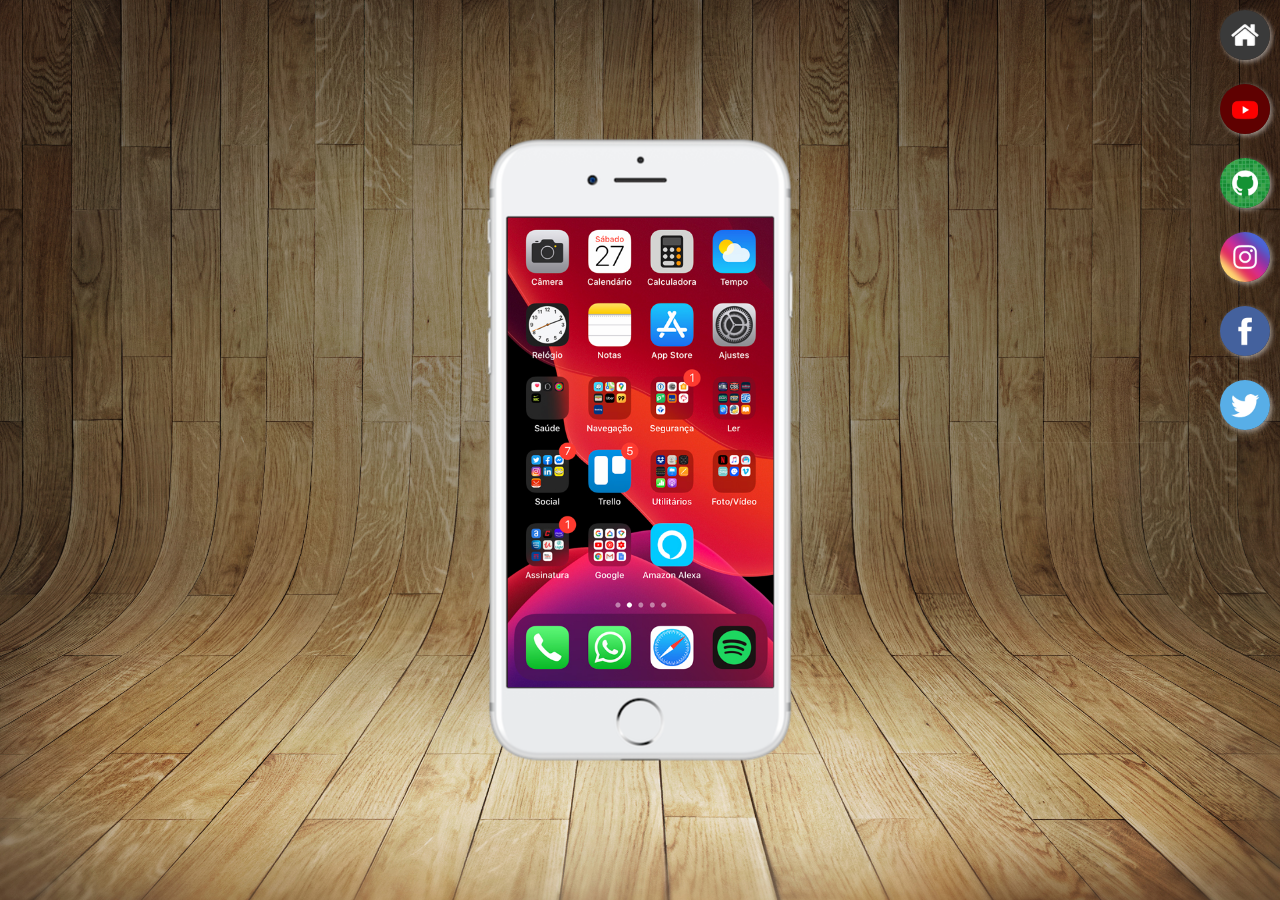
<file: index.html>
<!DOCTYPE html>
<html lang="pt-br">
<head>
    <meta charset="UTF-8">
    <meta name="viewport" content="width=device-width, initial-scale=1.0">
    <link rel="shortcut icon" href="favicon.ico" type="image/x-icon">
    <link rel="stylesheet" href="estilos/style.css">
    <title>Projeto rdes Sociais</title>
</head>
<body>
    <main>
        <section id="telefone">
<iframe src="home.html" name="tela" id="tela" frameborder="0">Seu navegador não é compatível com isso!</iframe>
        </section>
        <section id="redes-sociais">
<a href="home.html" target="tela"><img src="imagens/logo-home.jpg" alt="home"></a><br>
<a href="youtube.html" target="tela"><img src="imagens/logo-youtube.jpg" alt="youtube"></a><br>
<a href="github.html" target="tela"><img src="imagens/logo-github.jpg" alt="github"></a><br>
<a href="instagram.html" target="tela"><img src="imagens/logo-instagram.jpg" alt="instagram"></a><br>
<a href="facebook.html" target="tela"><img src="imagens/logo-facebook.jpg" alt="facebook"></a><br>
<a href="twitter.html" target="tela"><img src="imagens/logo-twitter.jpg" alt="twitter"></a>
        </section>
    </main>
</body>
</html>
</file>
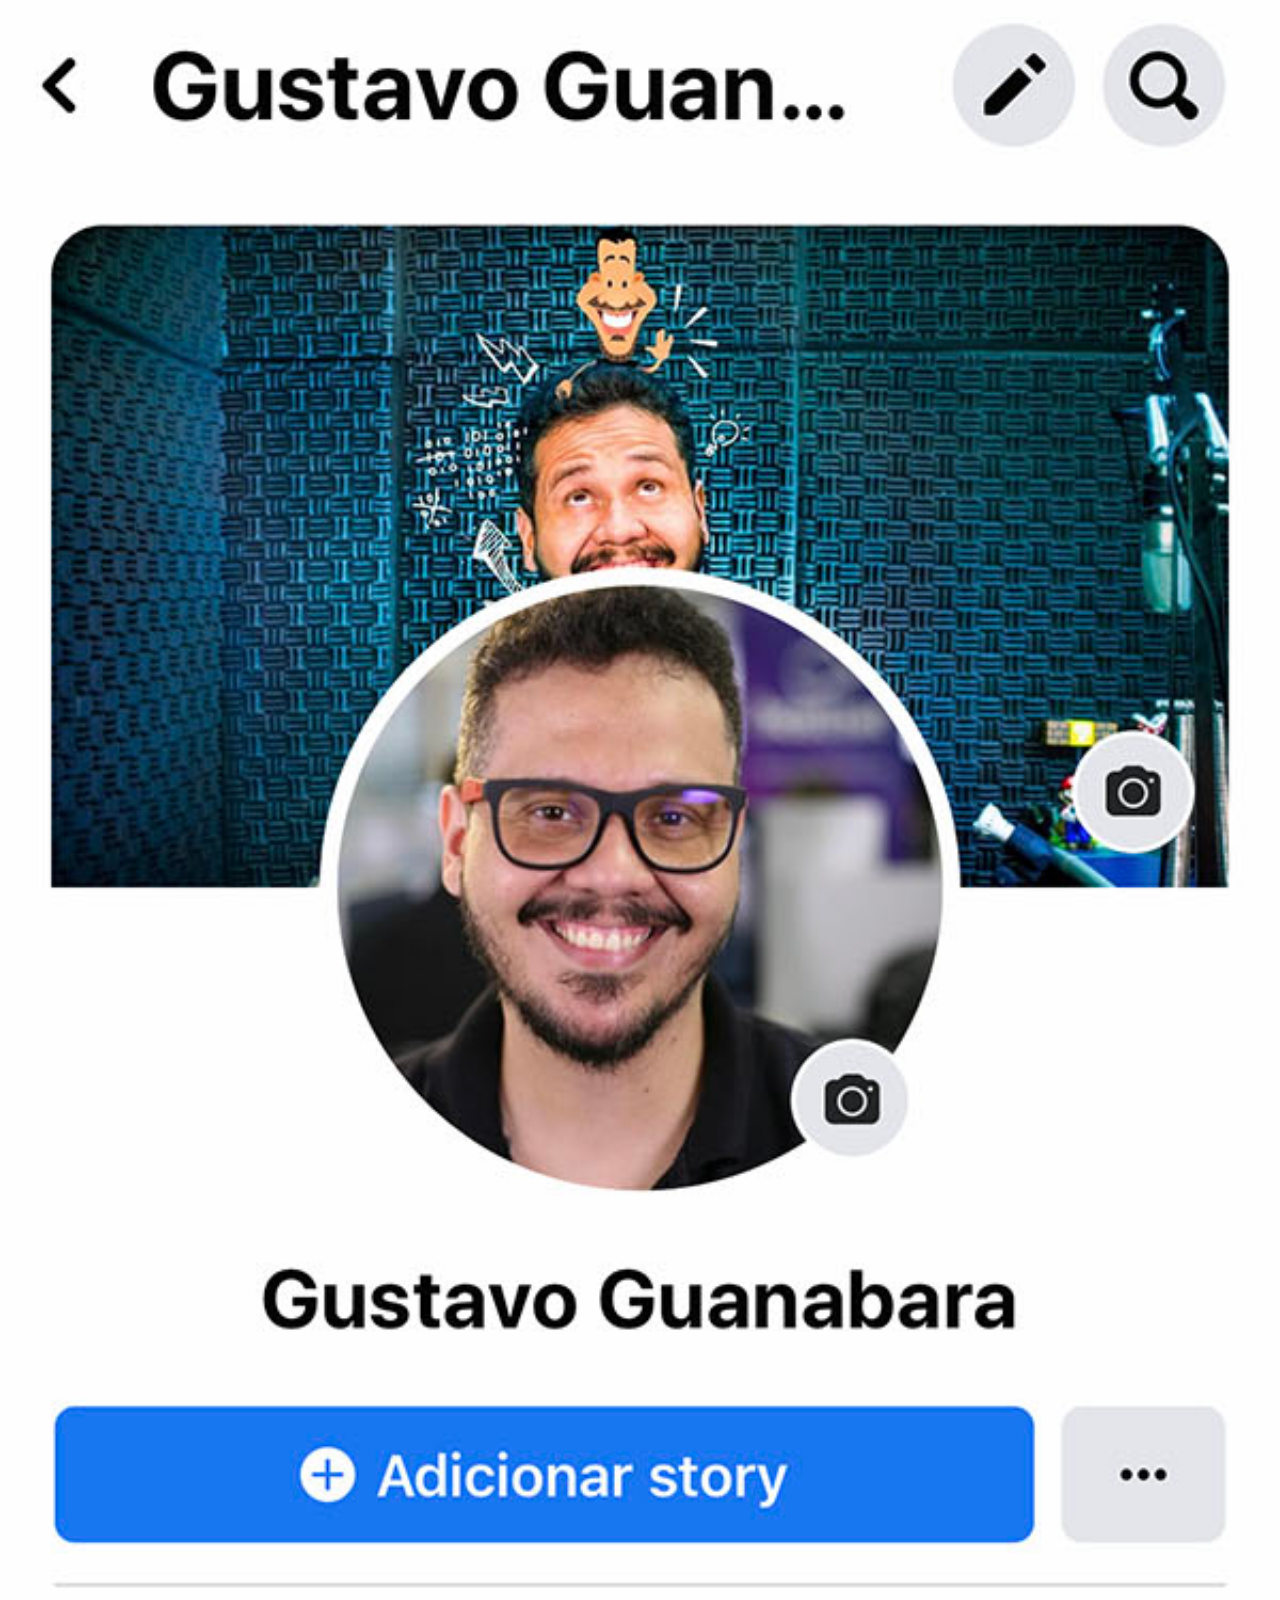
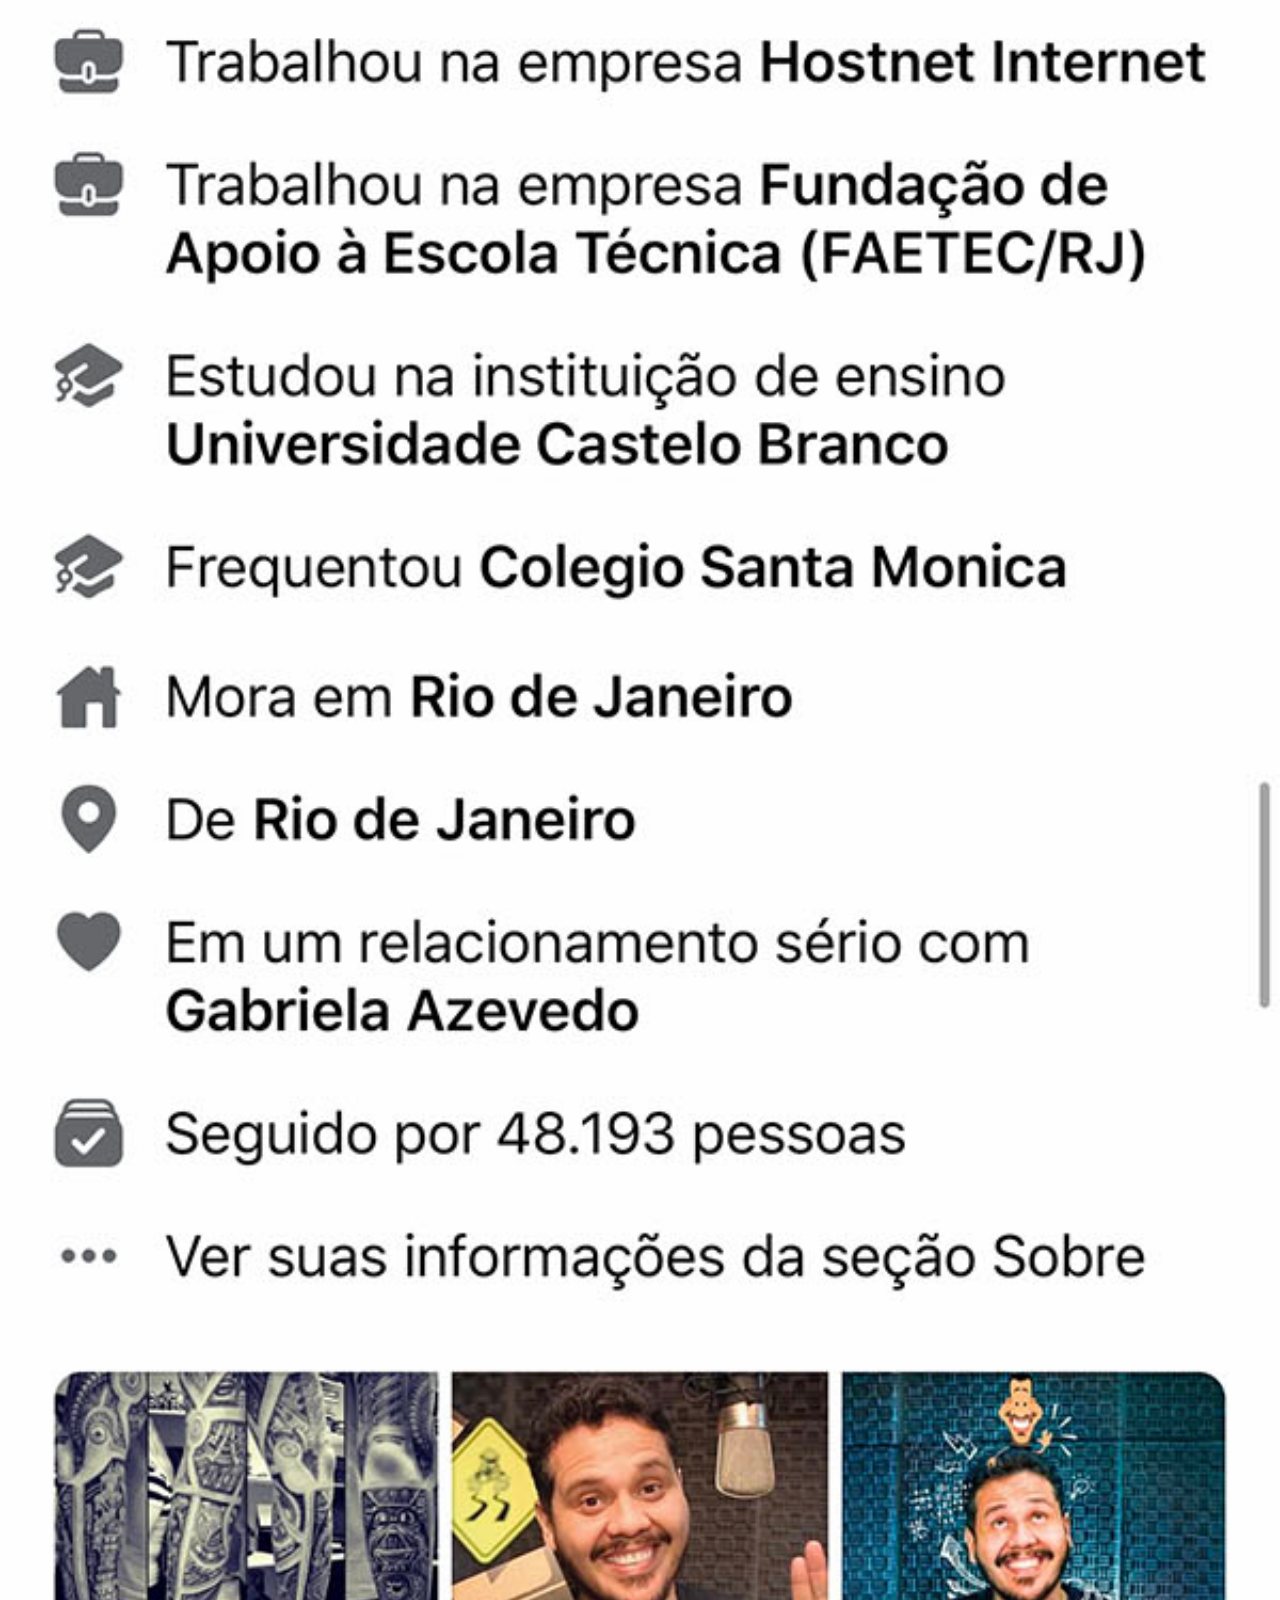
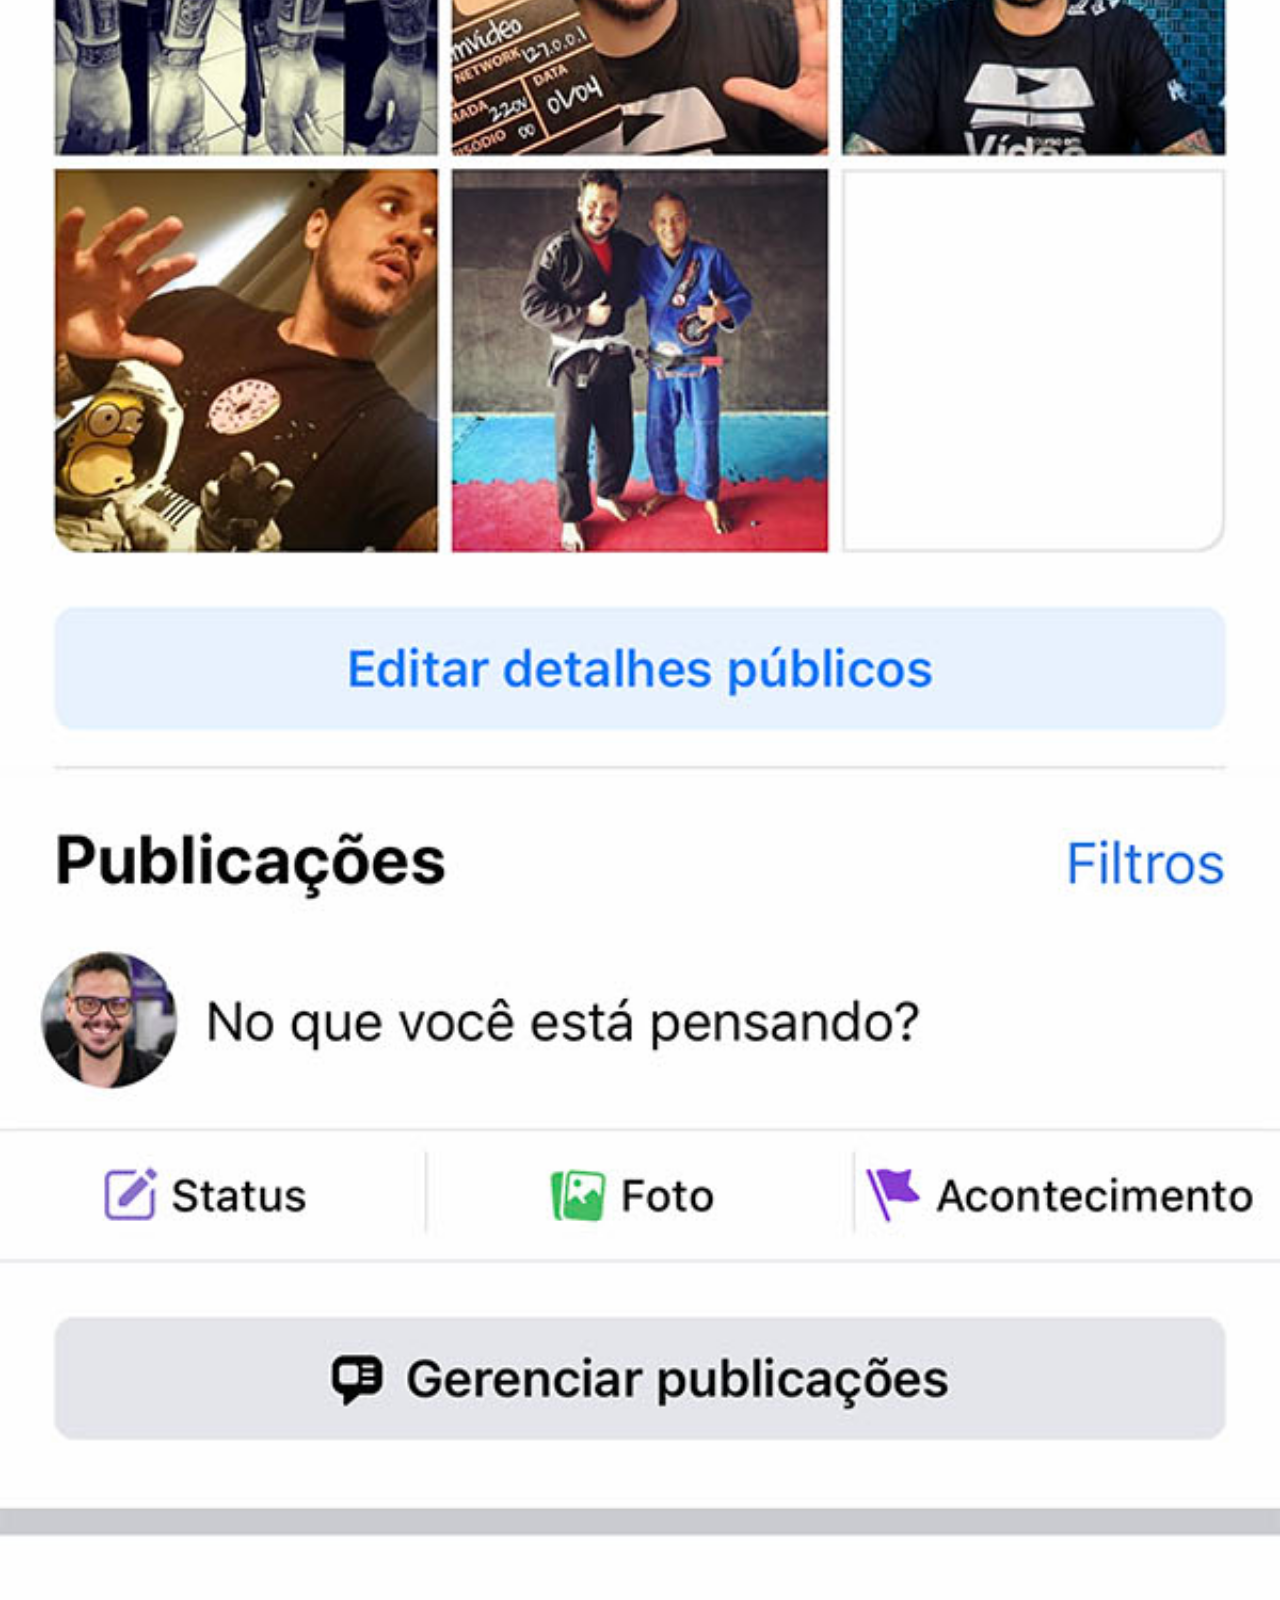
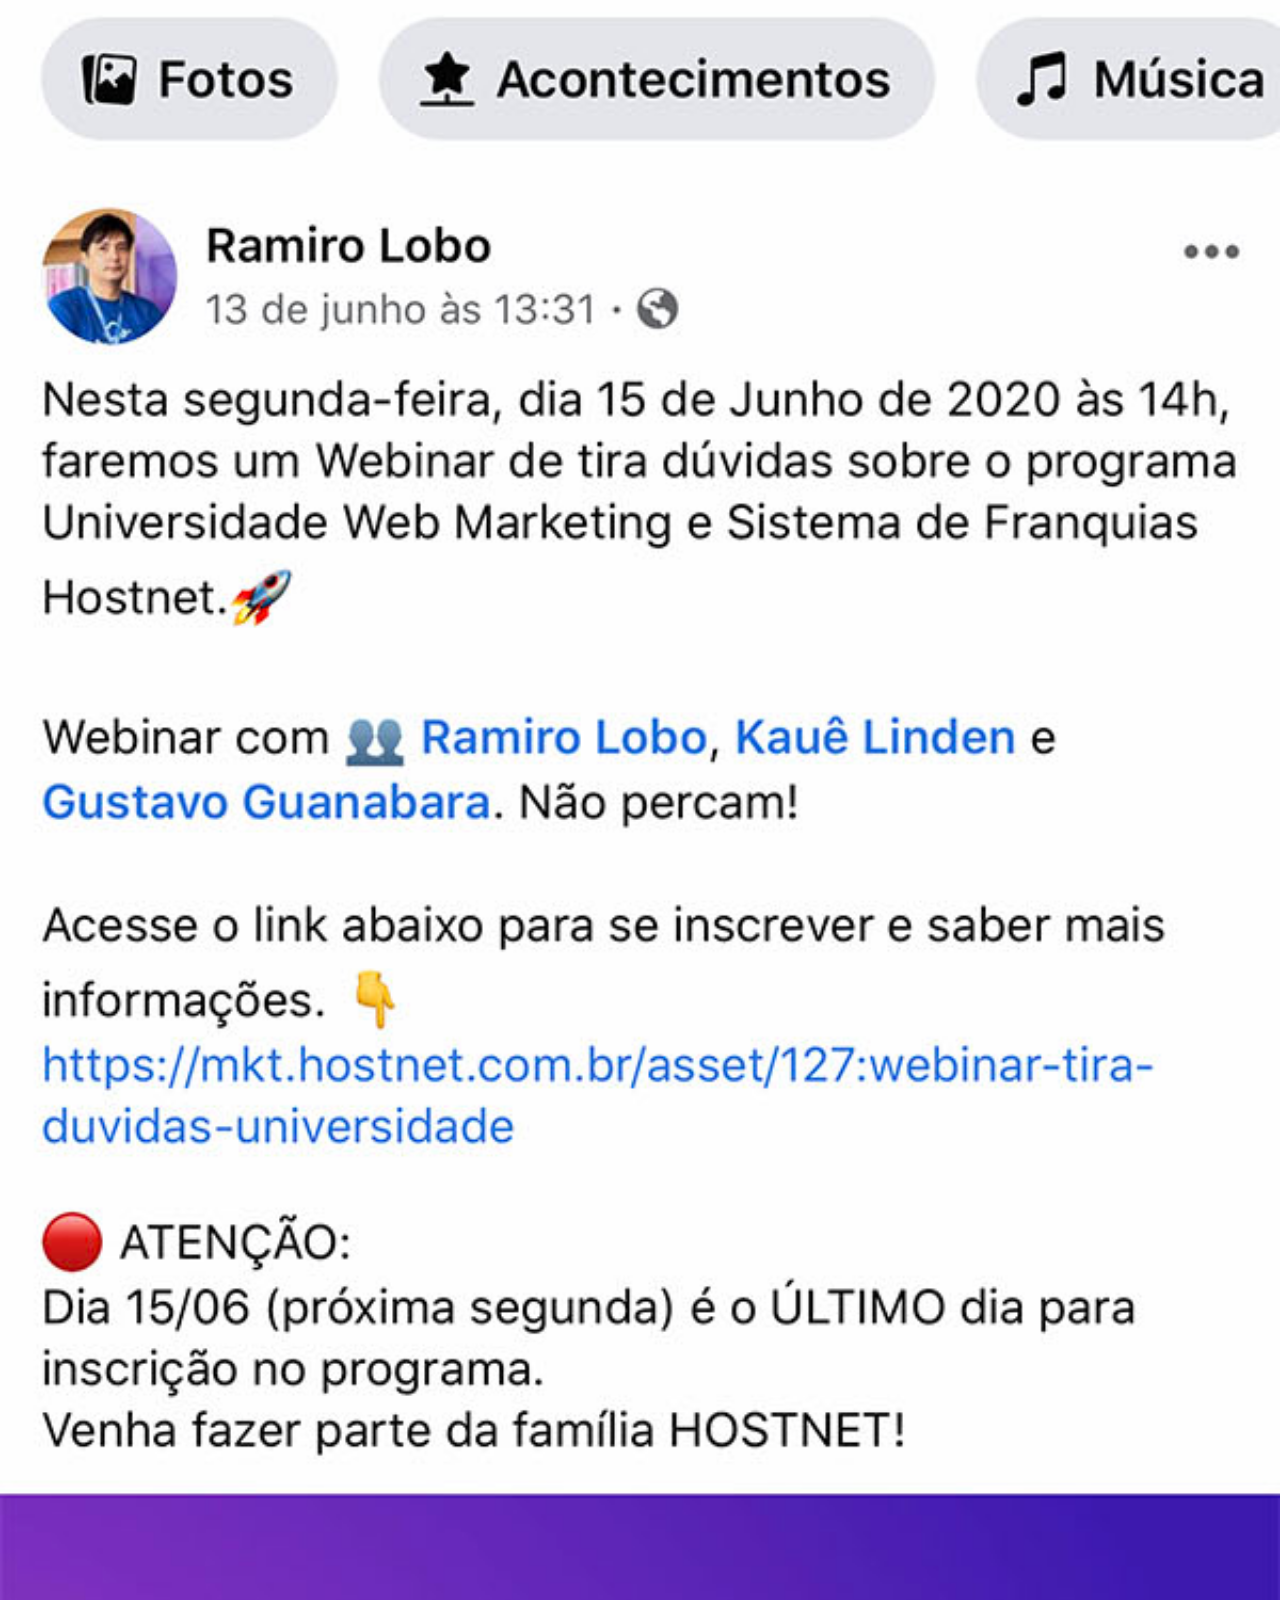
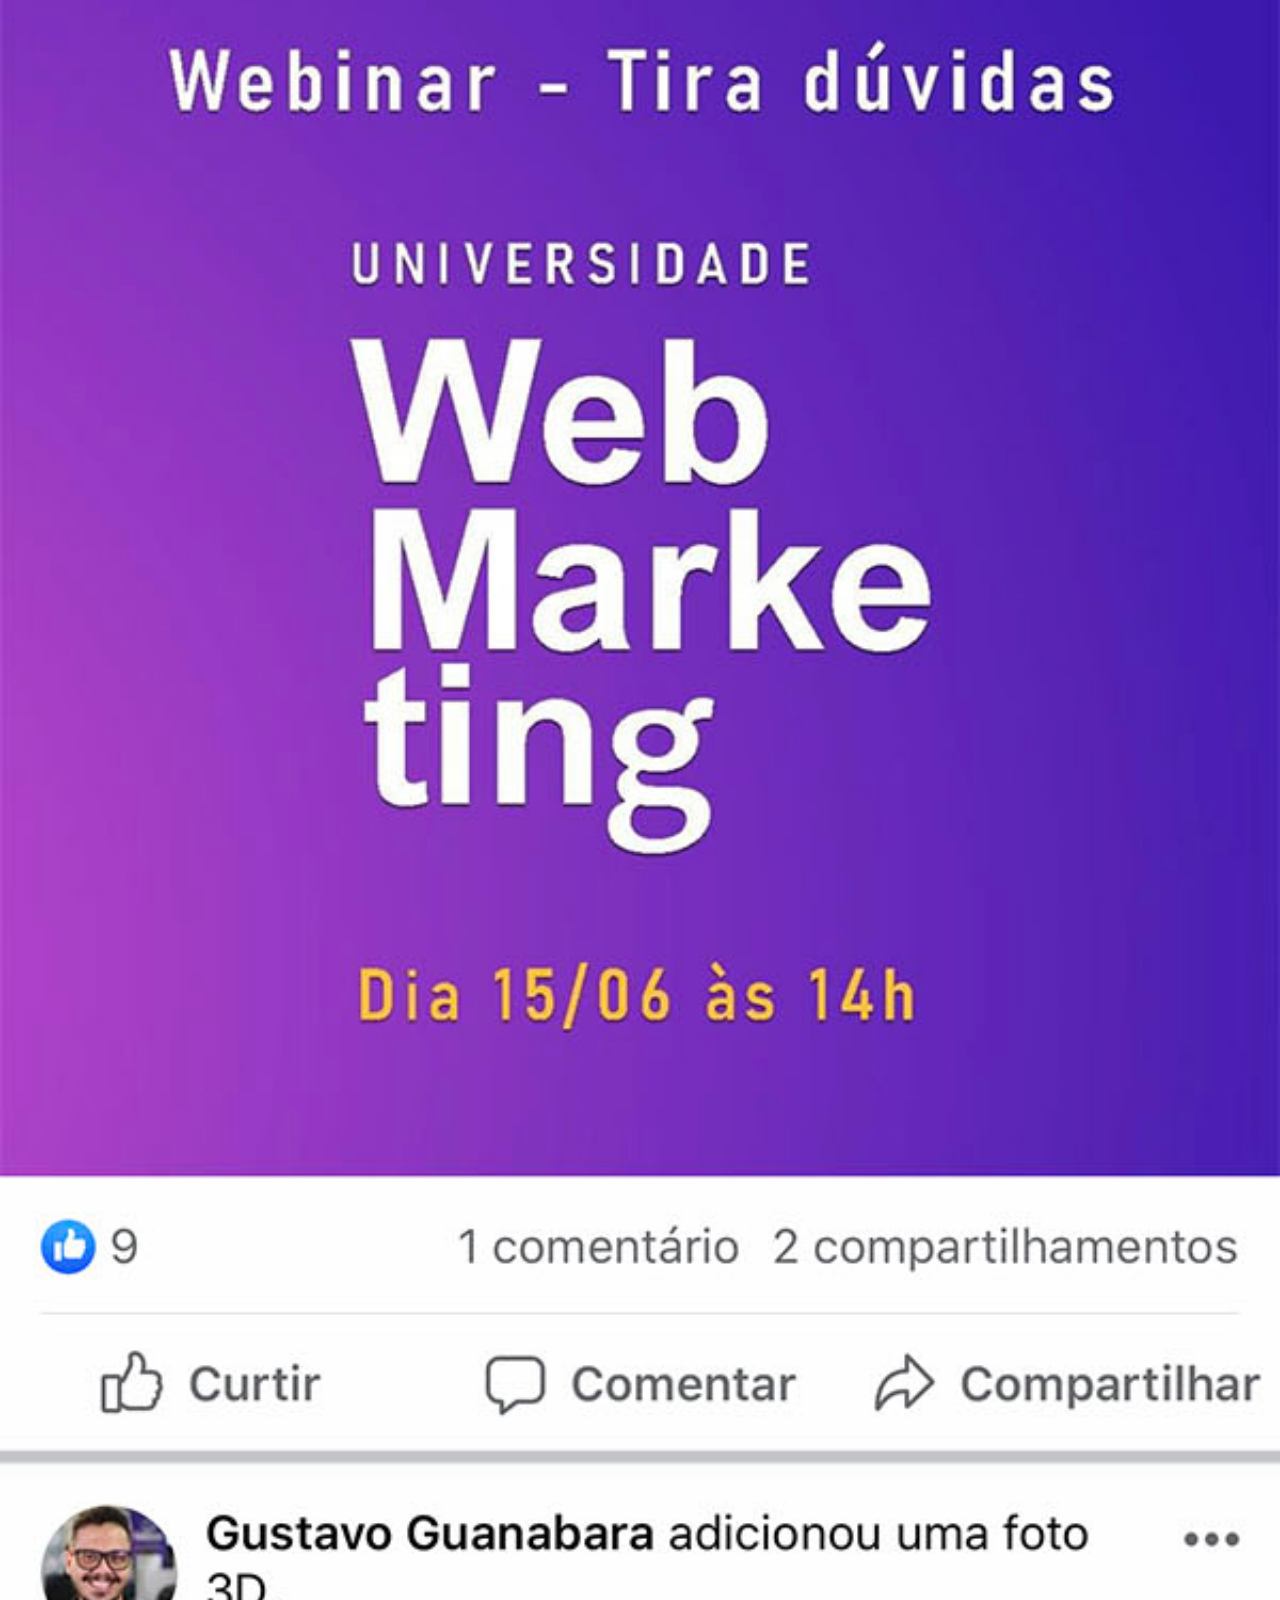
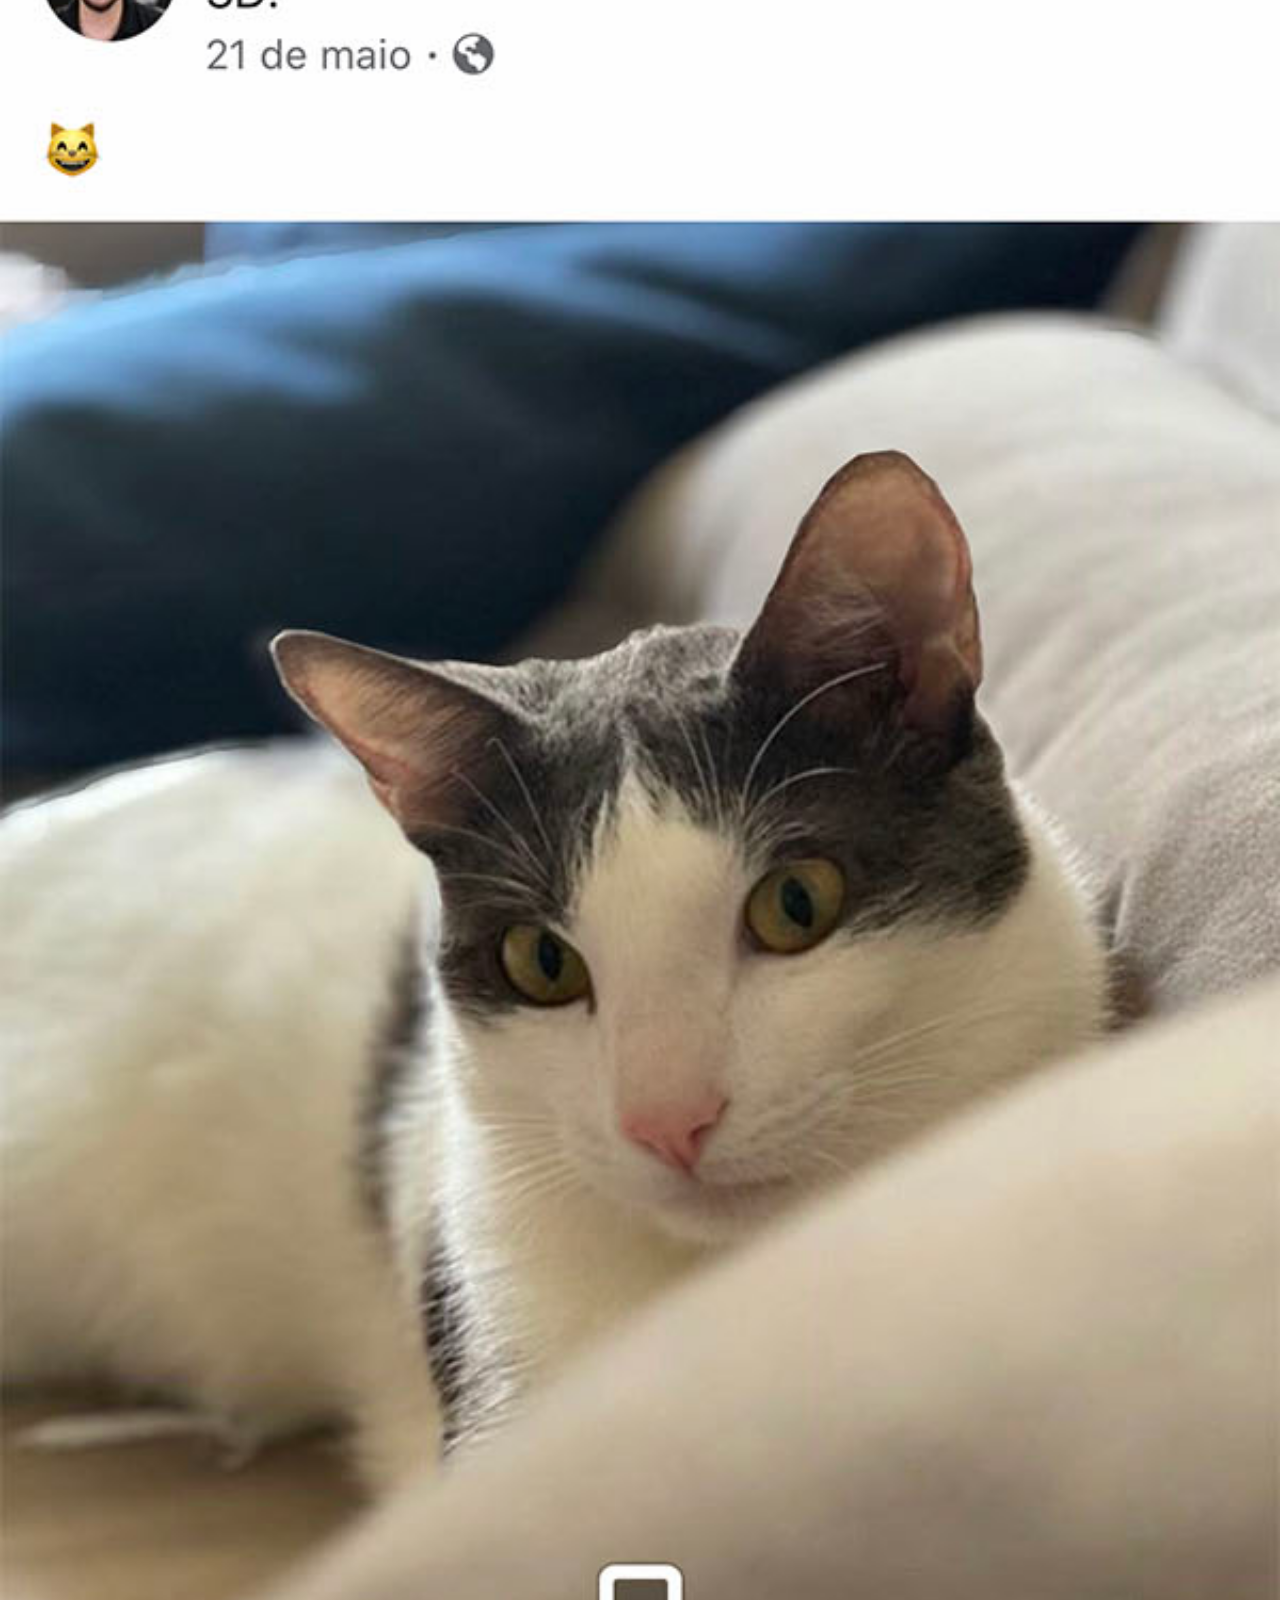
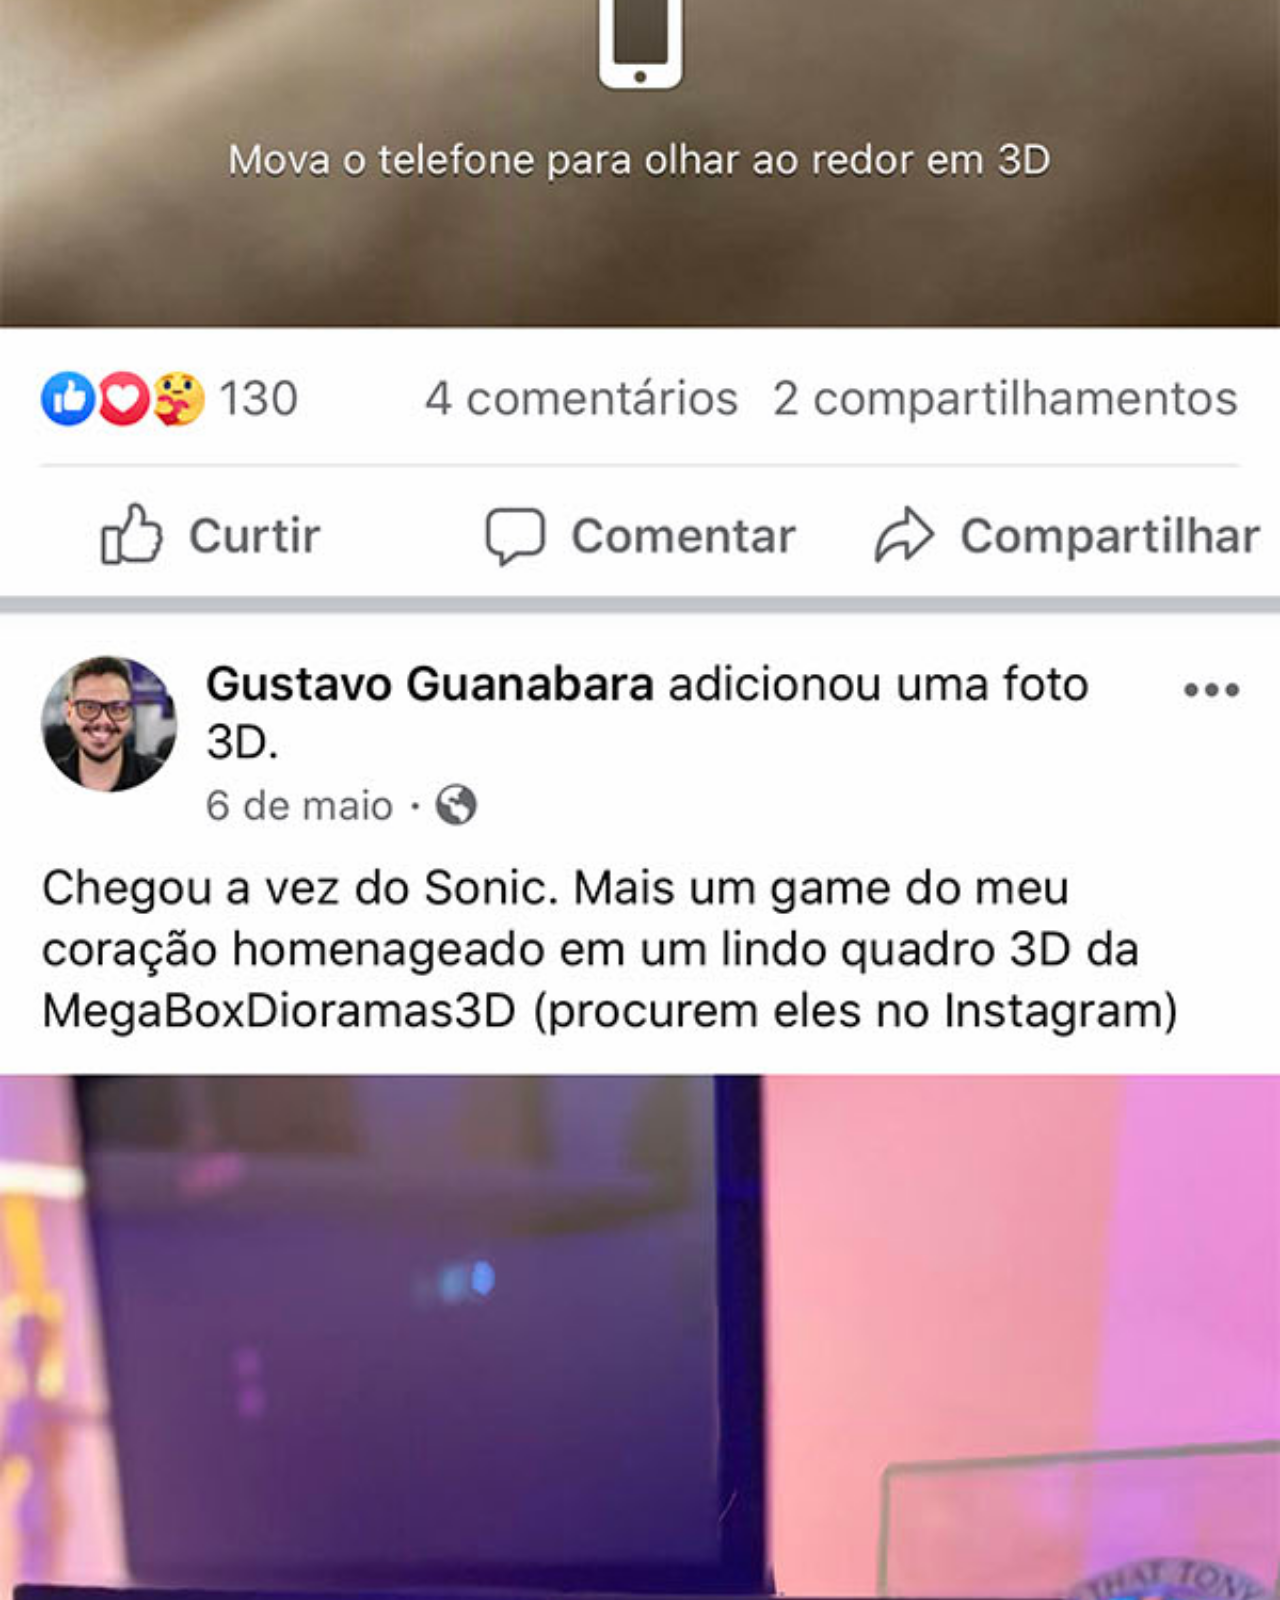
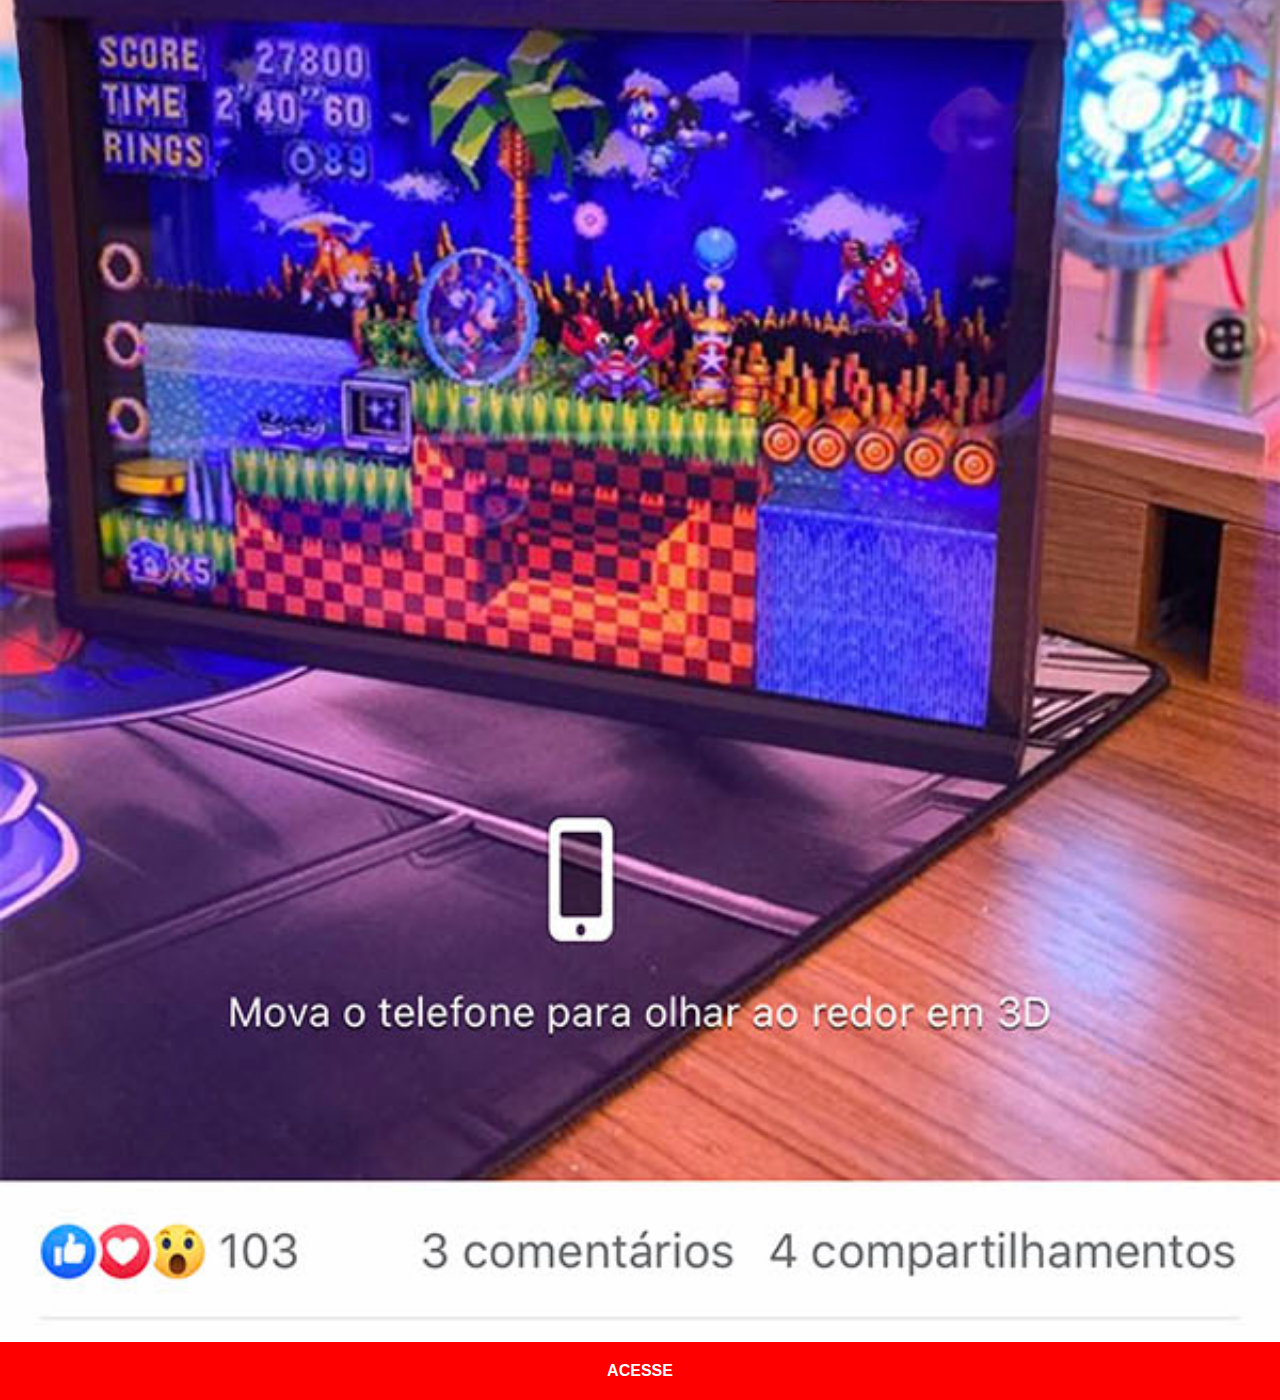
<file: facebook.html>
<!DOCTYPE html>
<html lang="pt-br">
<head>
    <meta charset="UTF-8">
    <meta name="viewport" content="width=device-width, initial-scale=1.0">
    <link rel="stylesheet" href="estilos/social.css">
    <title>Facebook</title>
</head>
<body>
    <img src="imagens/tela-facebook.jpg" alt="facebook">
    <a href="https://pt-br.facebook.com/" target="_blank">ACESSE</a>
</body>
</html>
</file>
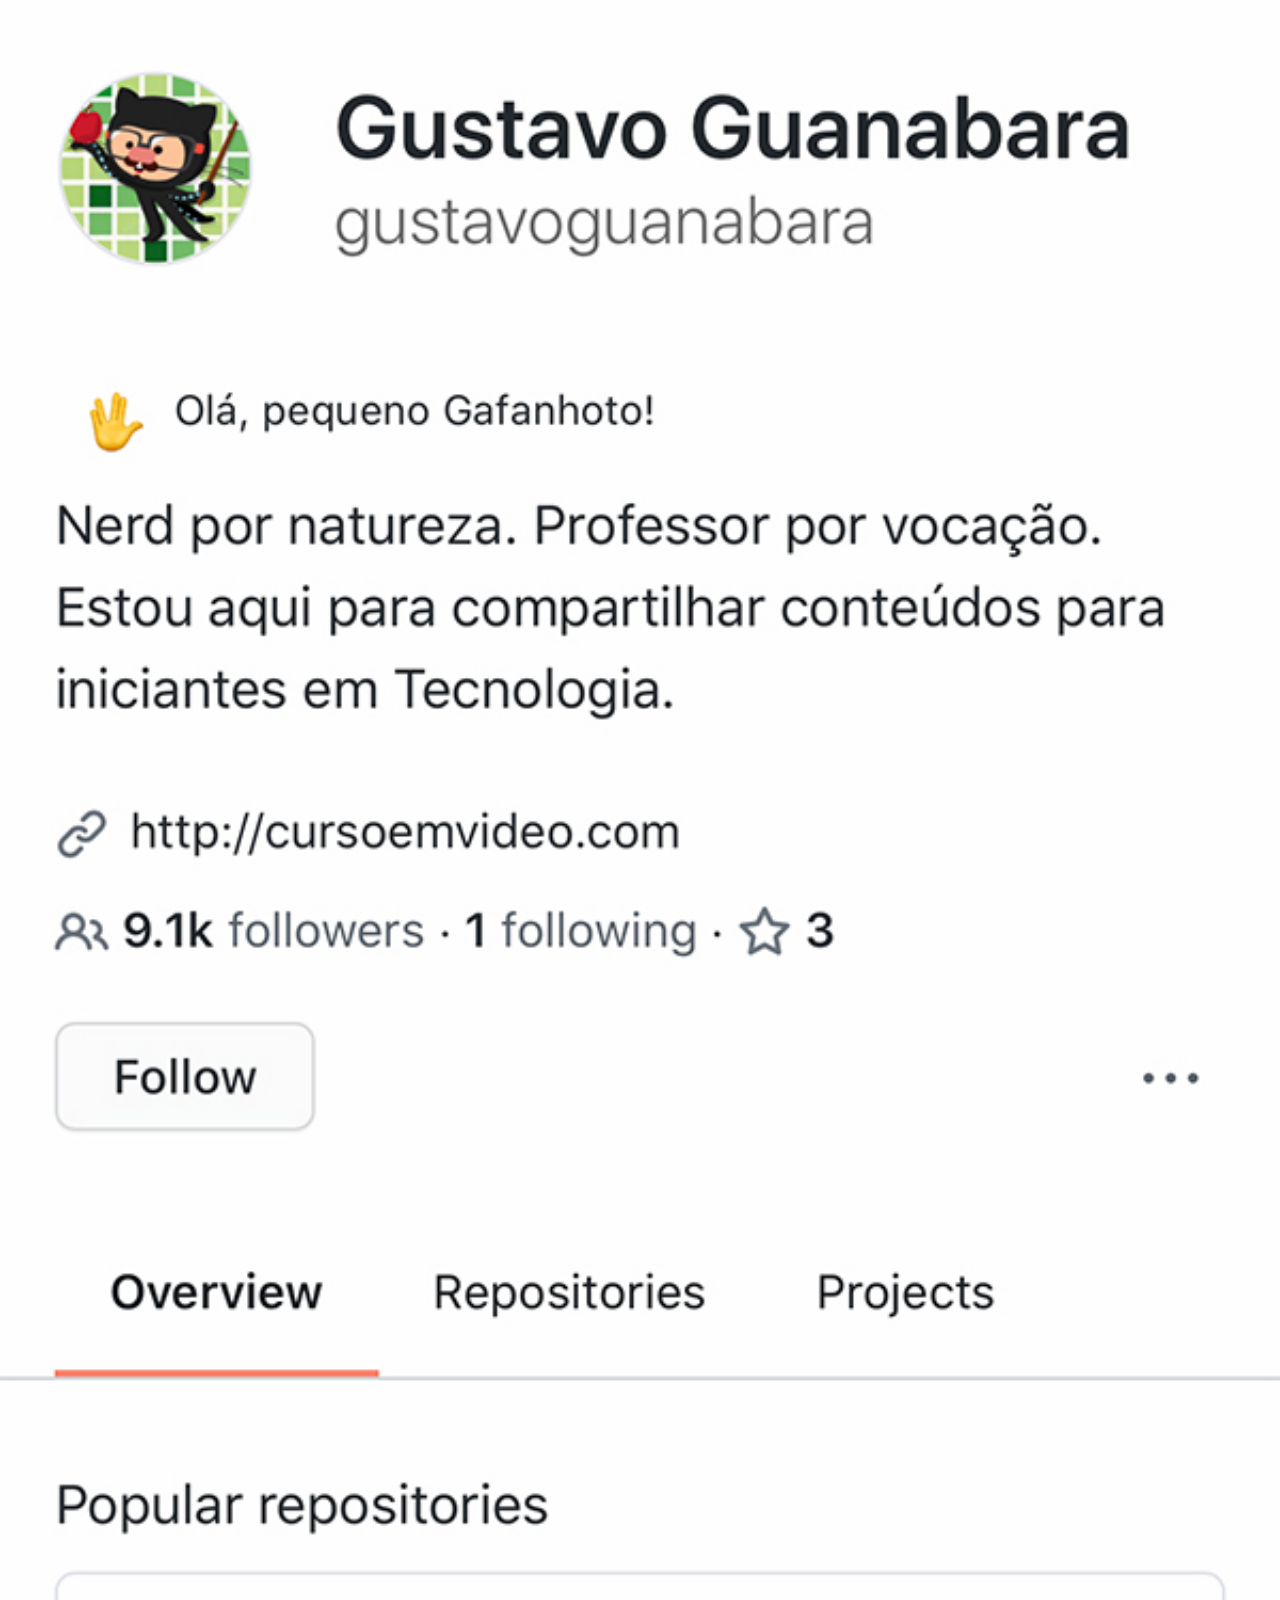
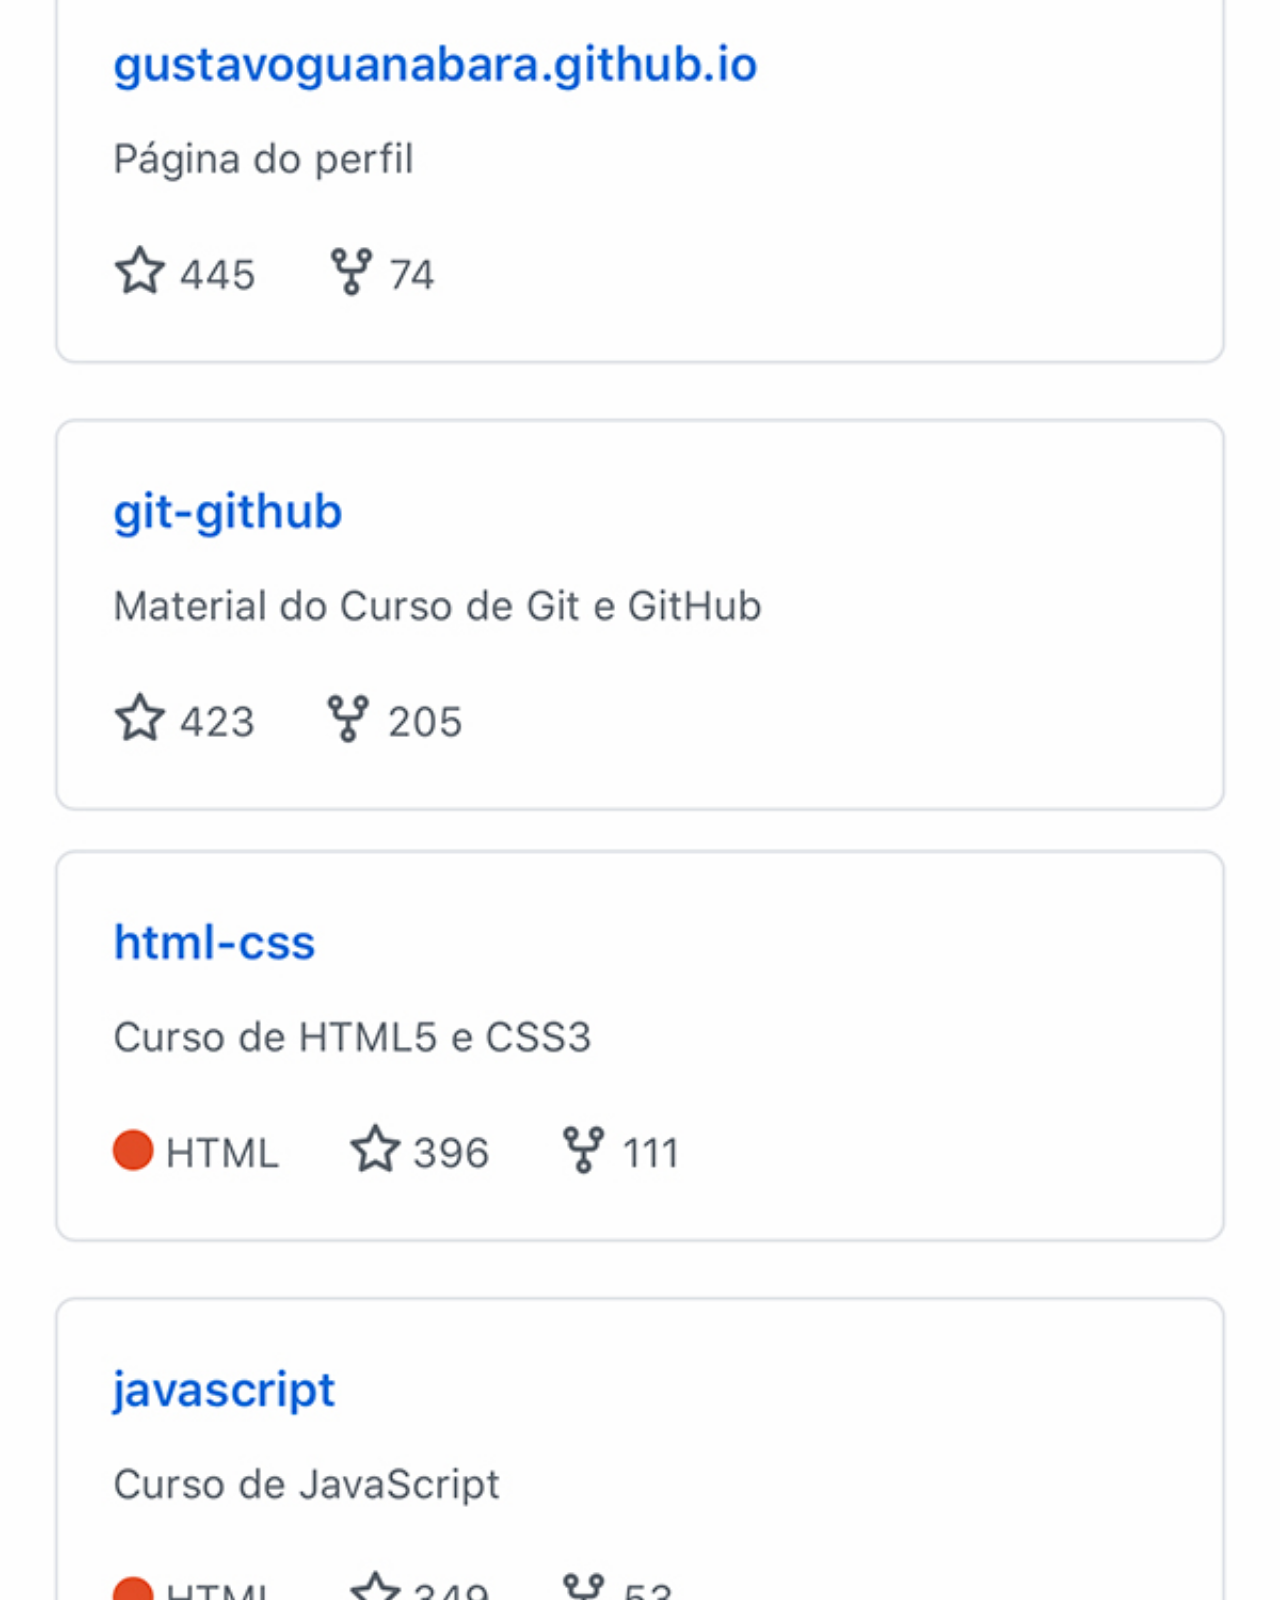
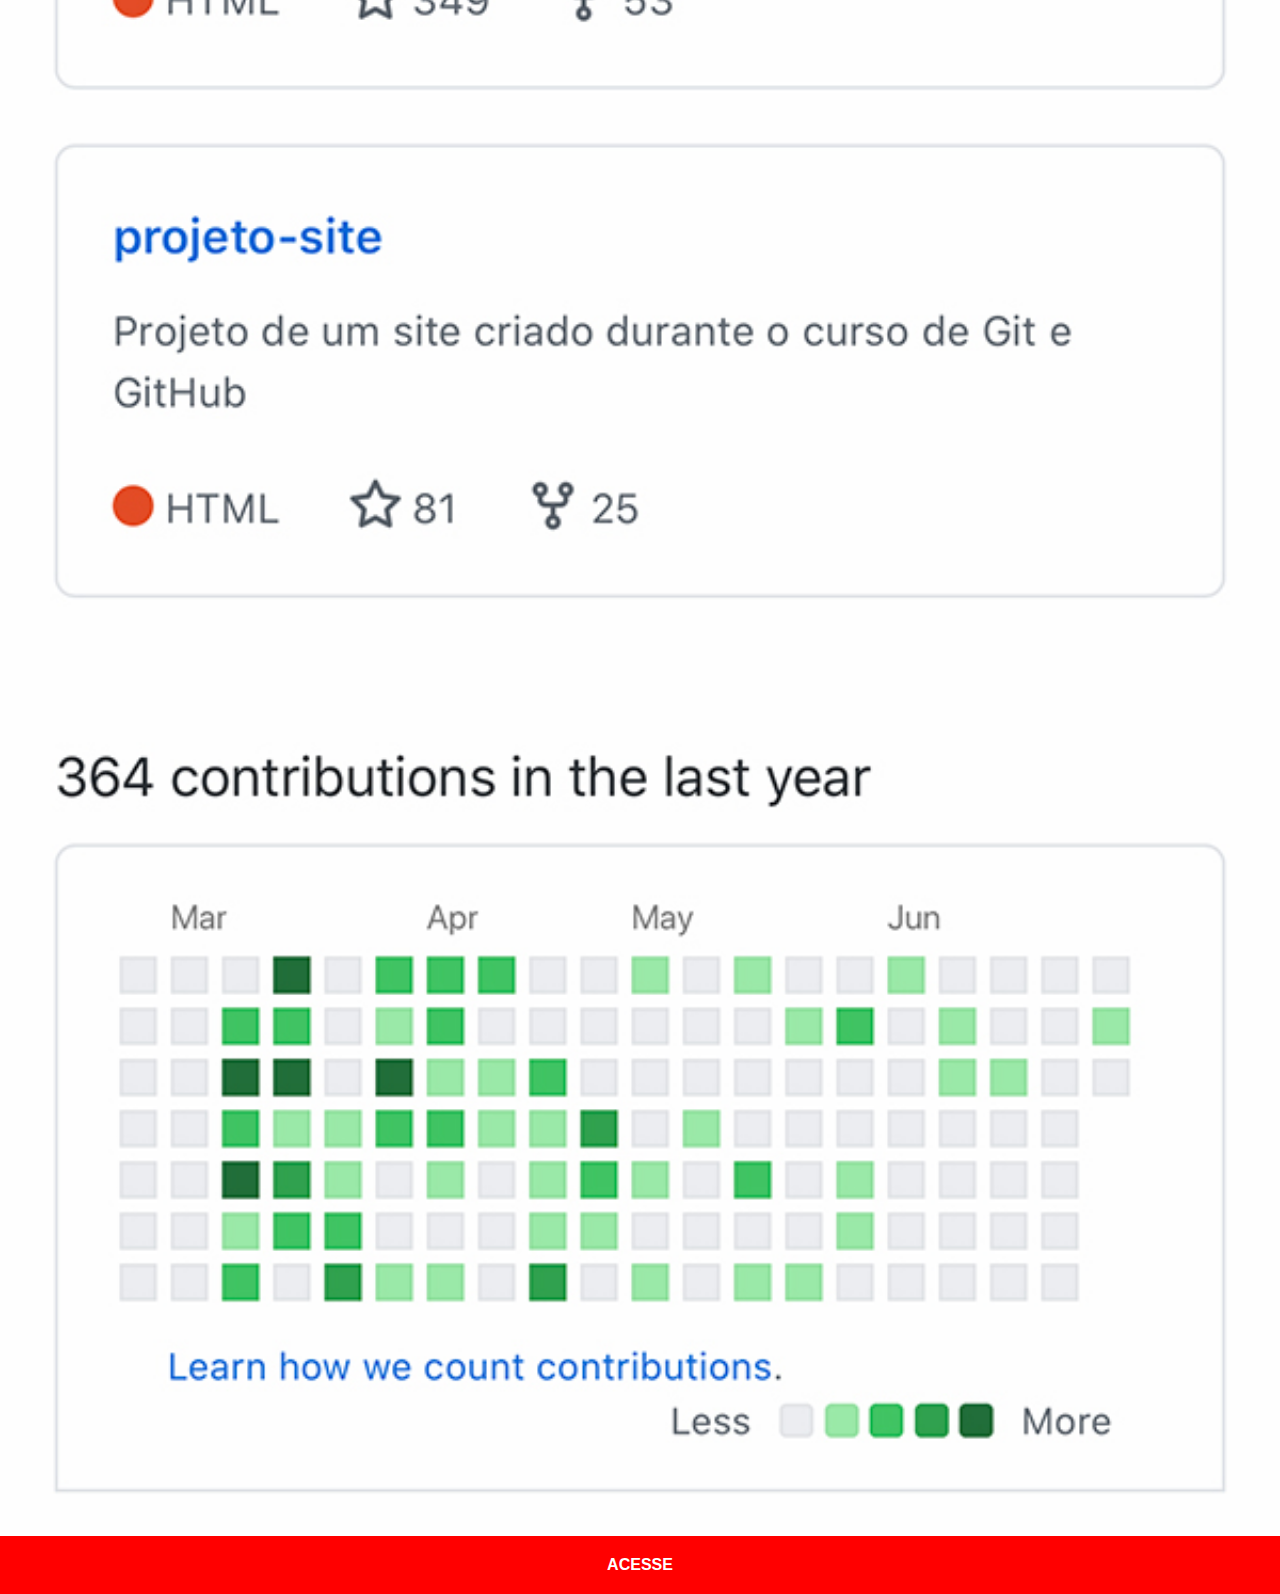
<file: github.html>
<!DOCTYPE html>
<html lang="pt-br">
<head>
    <meta charset="UTF-8">
    <meta name="viewport" content="width=device-width, initial-scale=1.0">
    <link rel="stylesheet" href="estilos/social.css">
    <title>GitHub</title>
</head>
<body>
    <img src="imagens/tela-github.jpg" alt="github">
    <a href="https://github.com/adorepresentacoes" target="_blank">ACESSE</a>
</body>
</html>
</file>
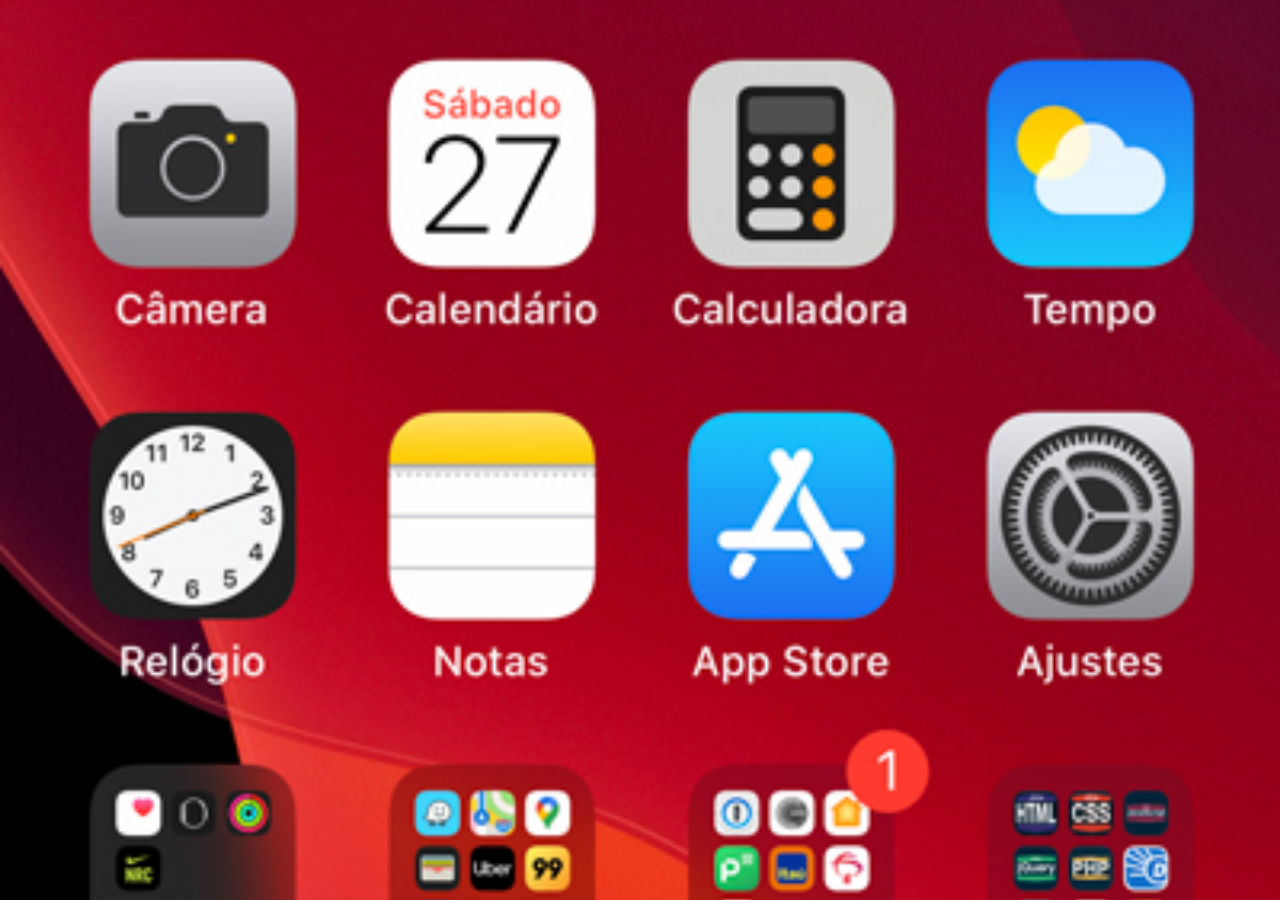
<file: home.html>
<!DOCTYPE html>
<html lang="pt-br">
<head>
    <meta charset="UTF-8">
    <meta name="viewport" content="width=device-width, initial-scale=1.0">
    <title>Home</title>
</head>
<style>
    *{
        margin: 0px;
        padding: 0px;
    }
    body{
        width: 100vw;
        height: 100vh;
        background: url('imagens/tela-home.jpg') no-repeat top center;
        background-size: cover;
    }
</style>
<body>
    
</body>
</html>
</file>
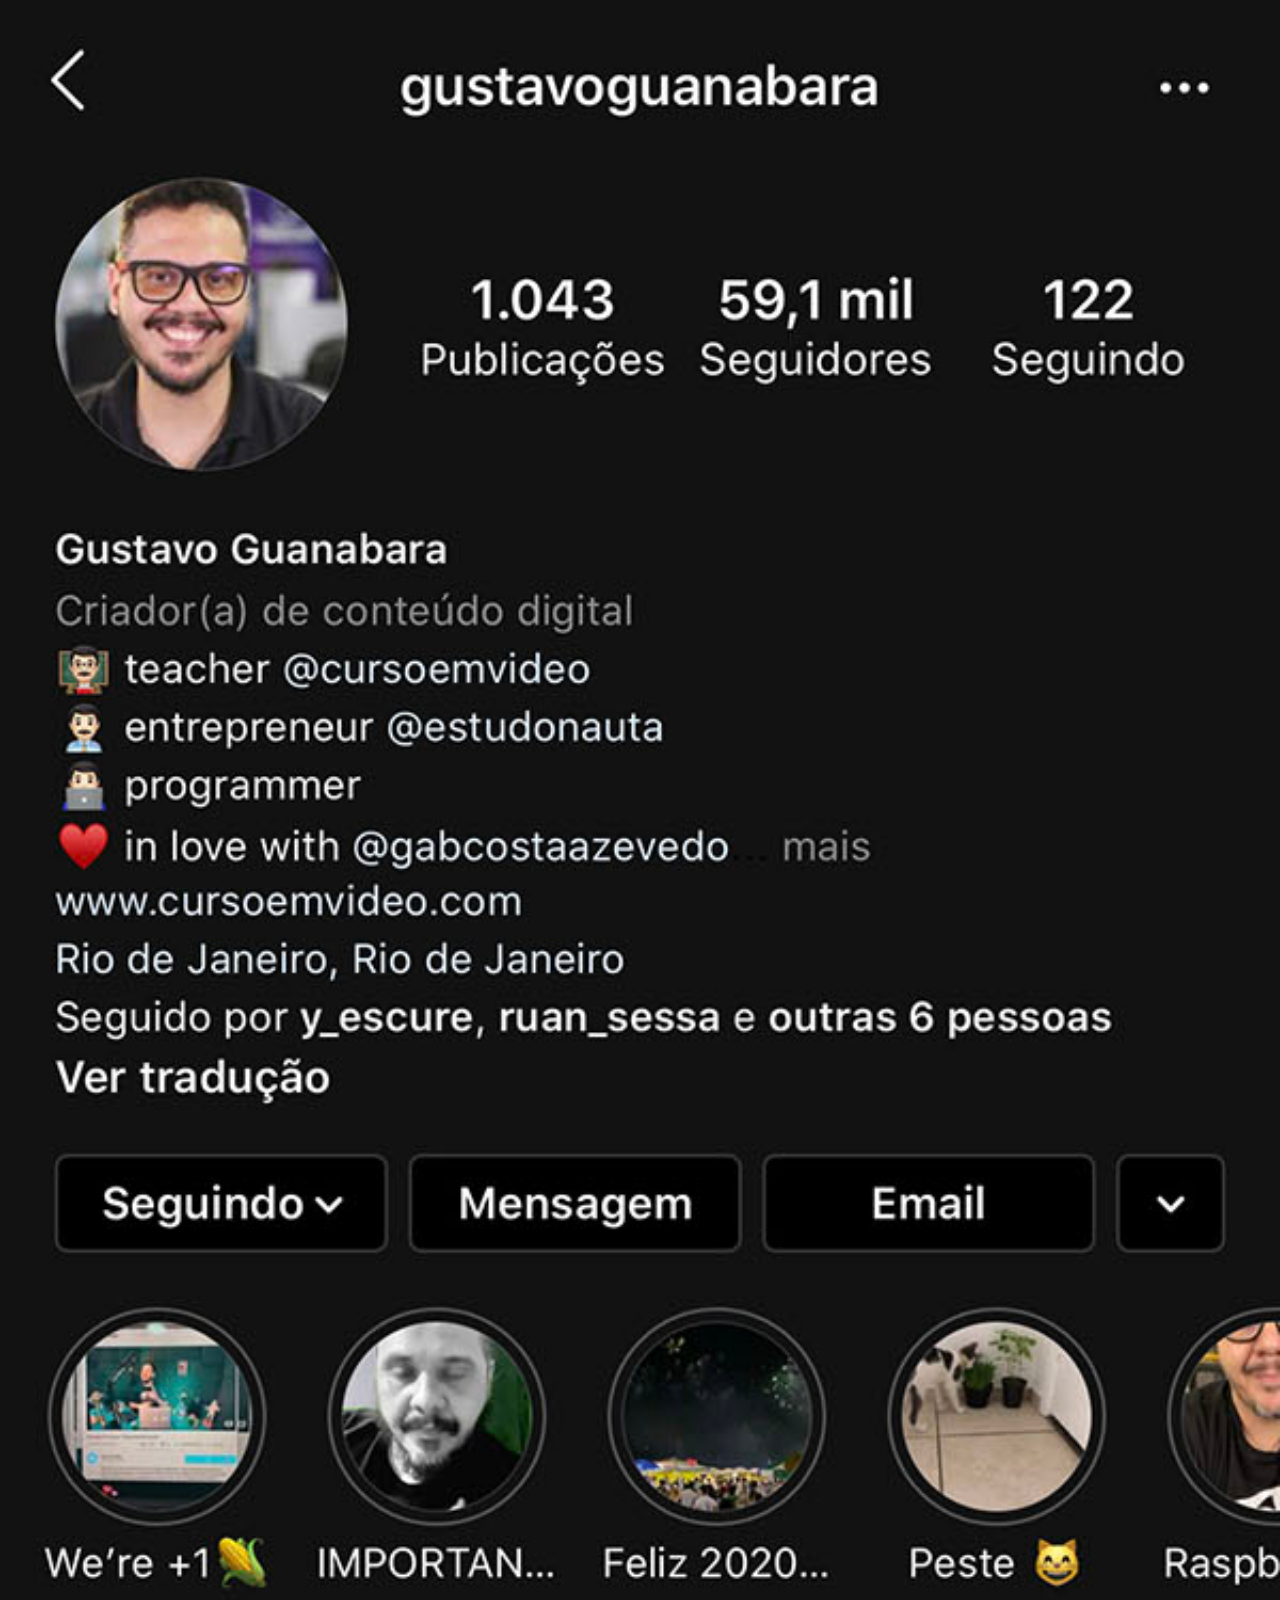
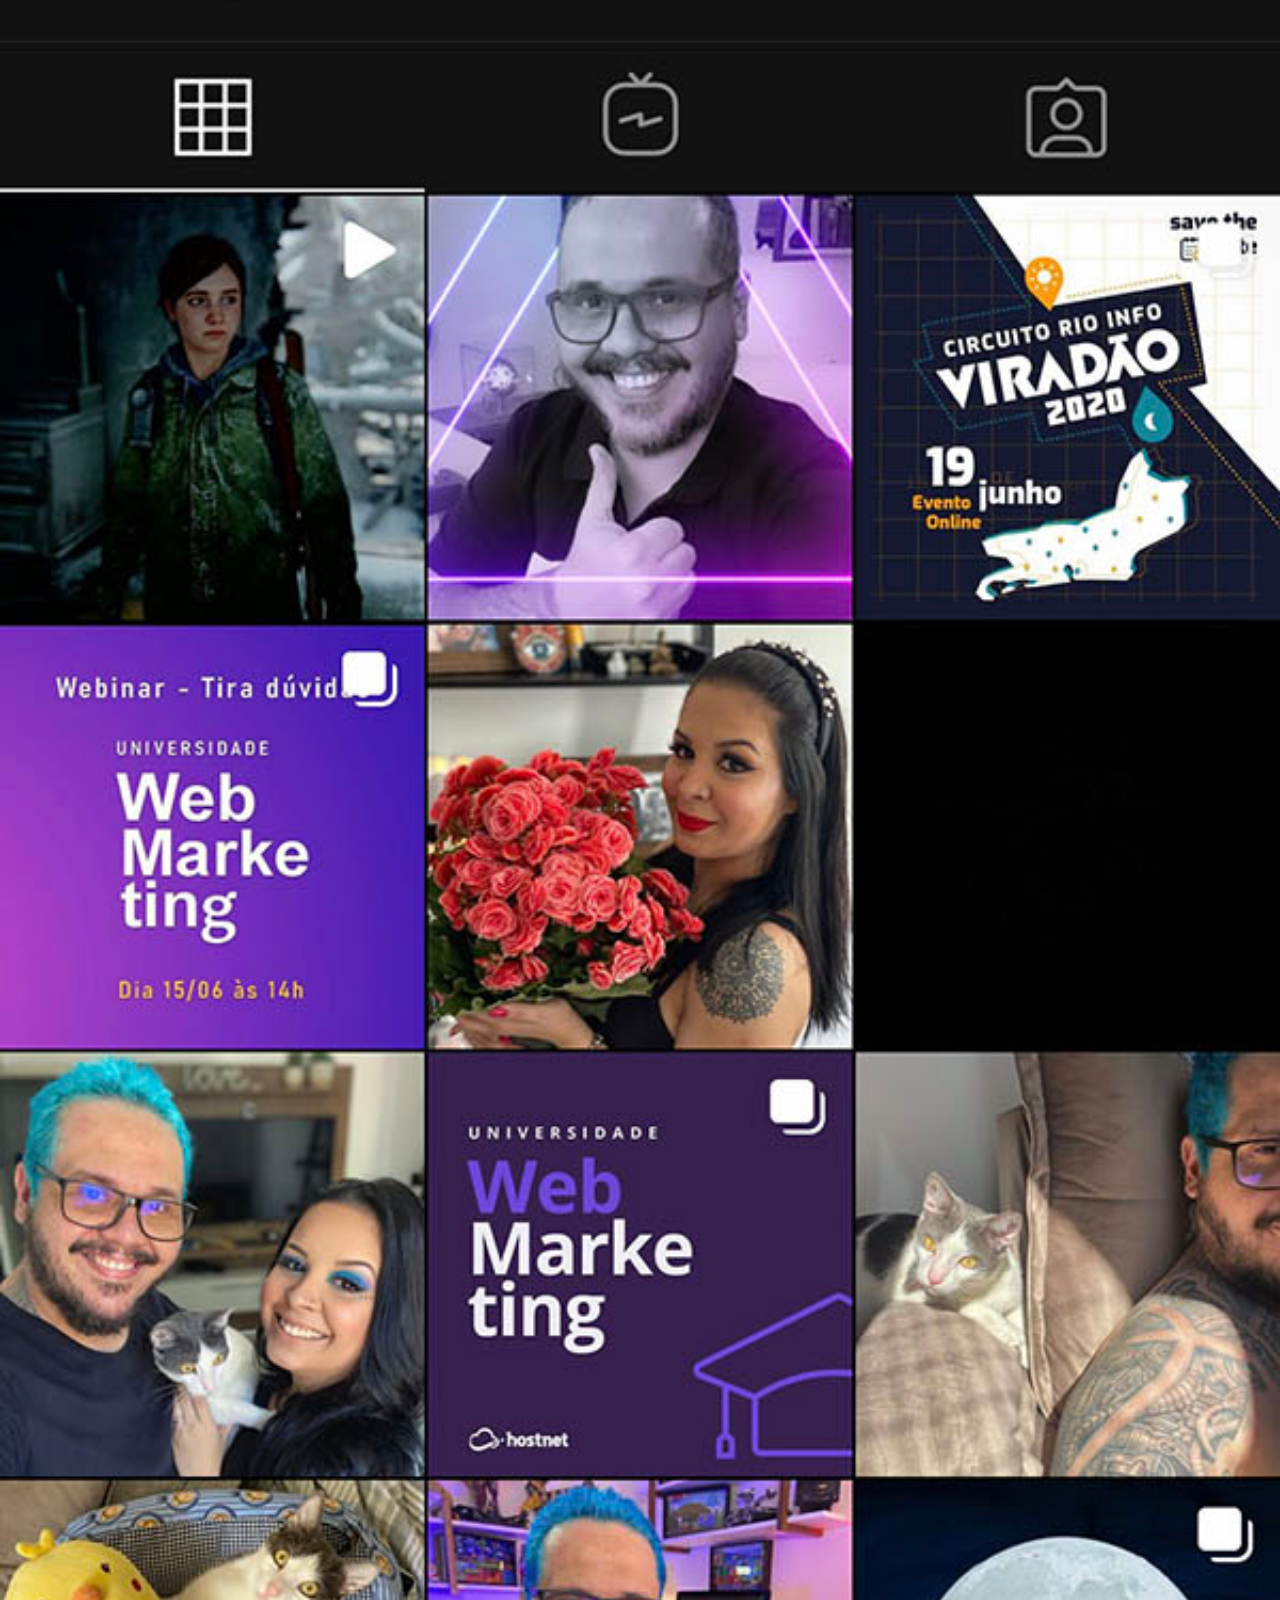
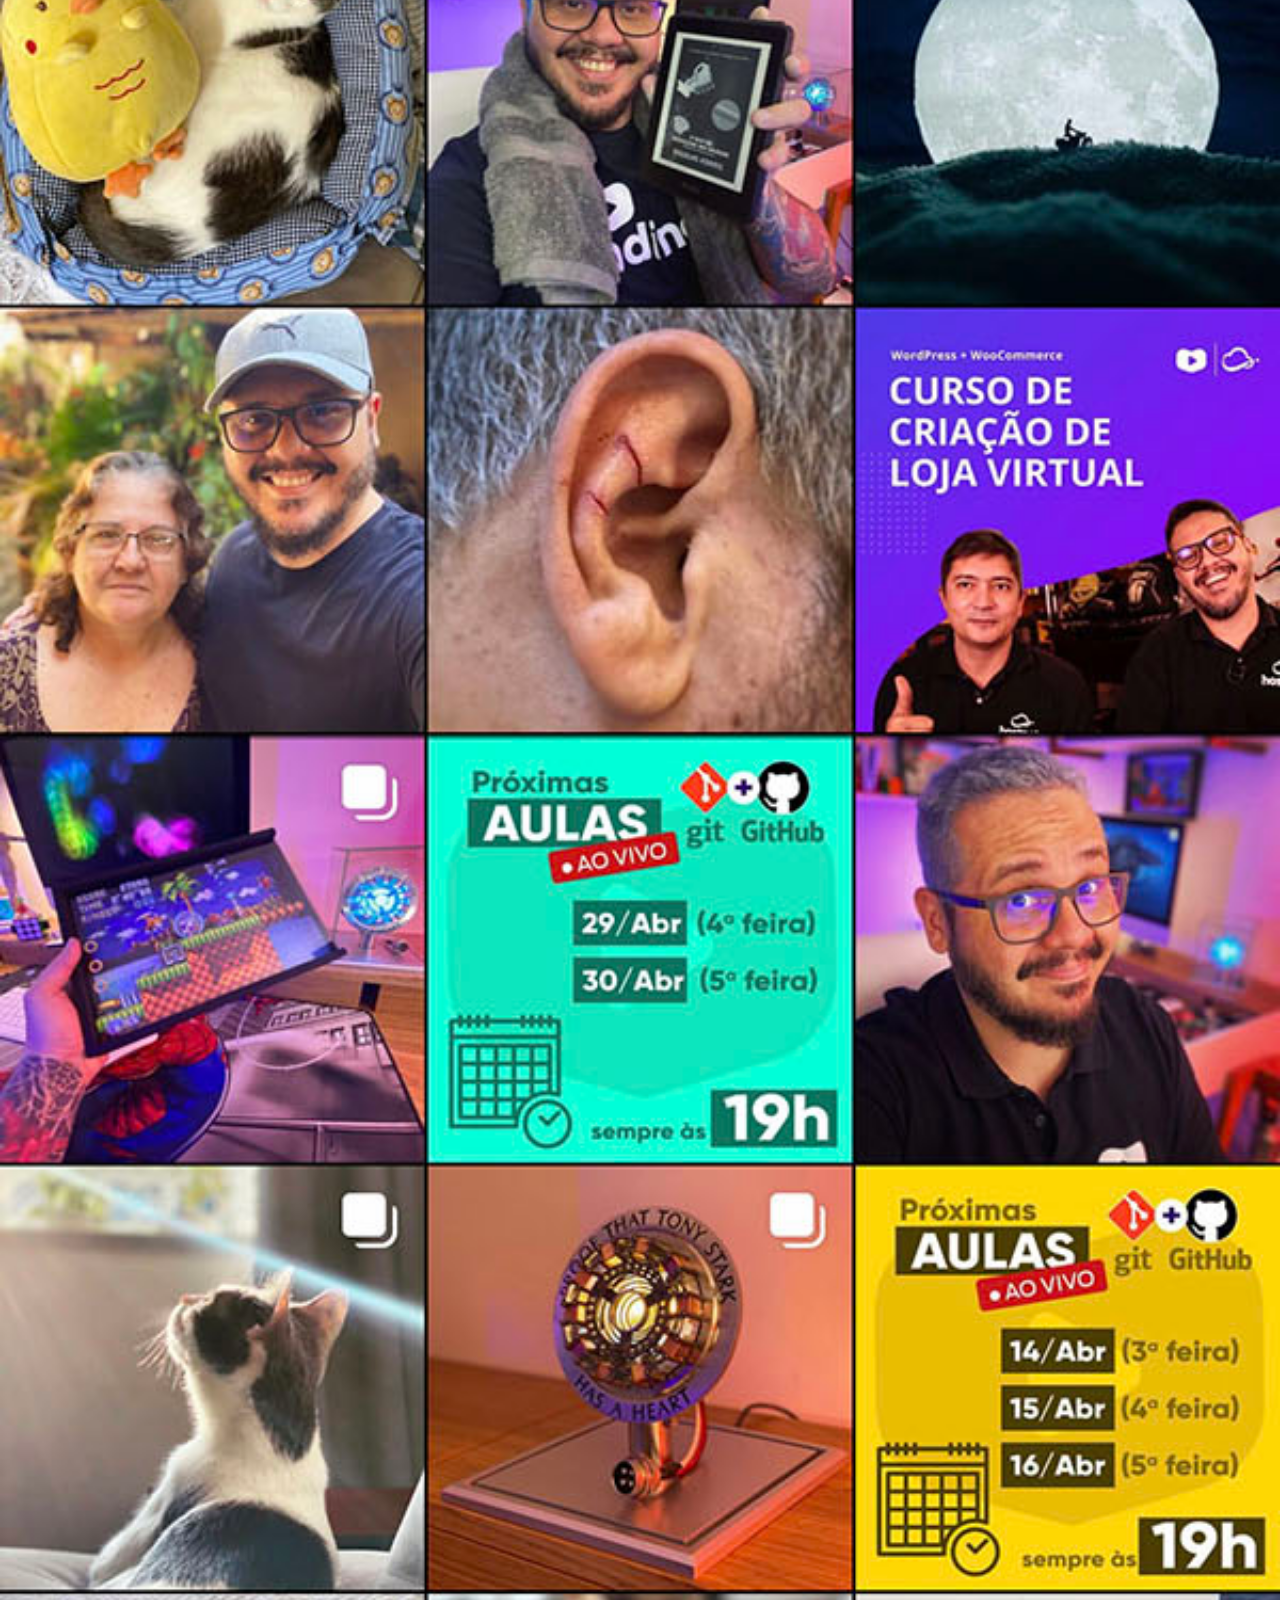
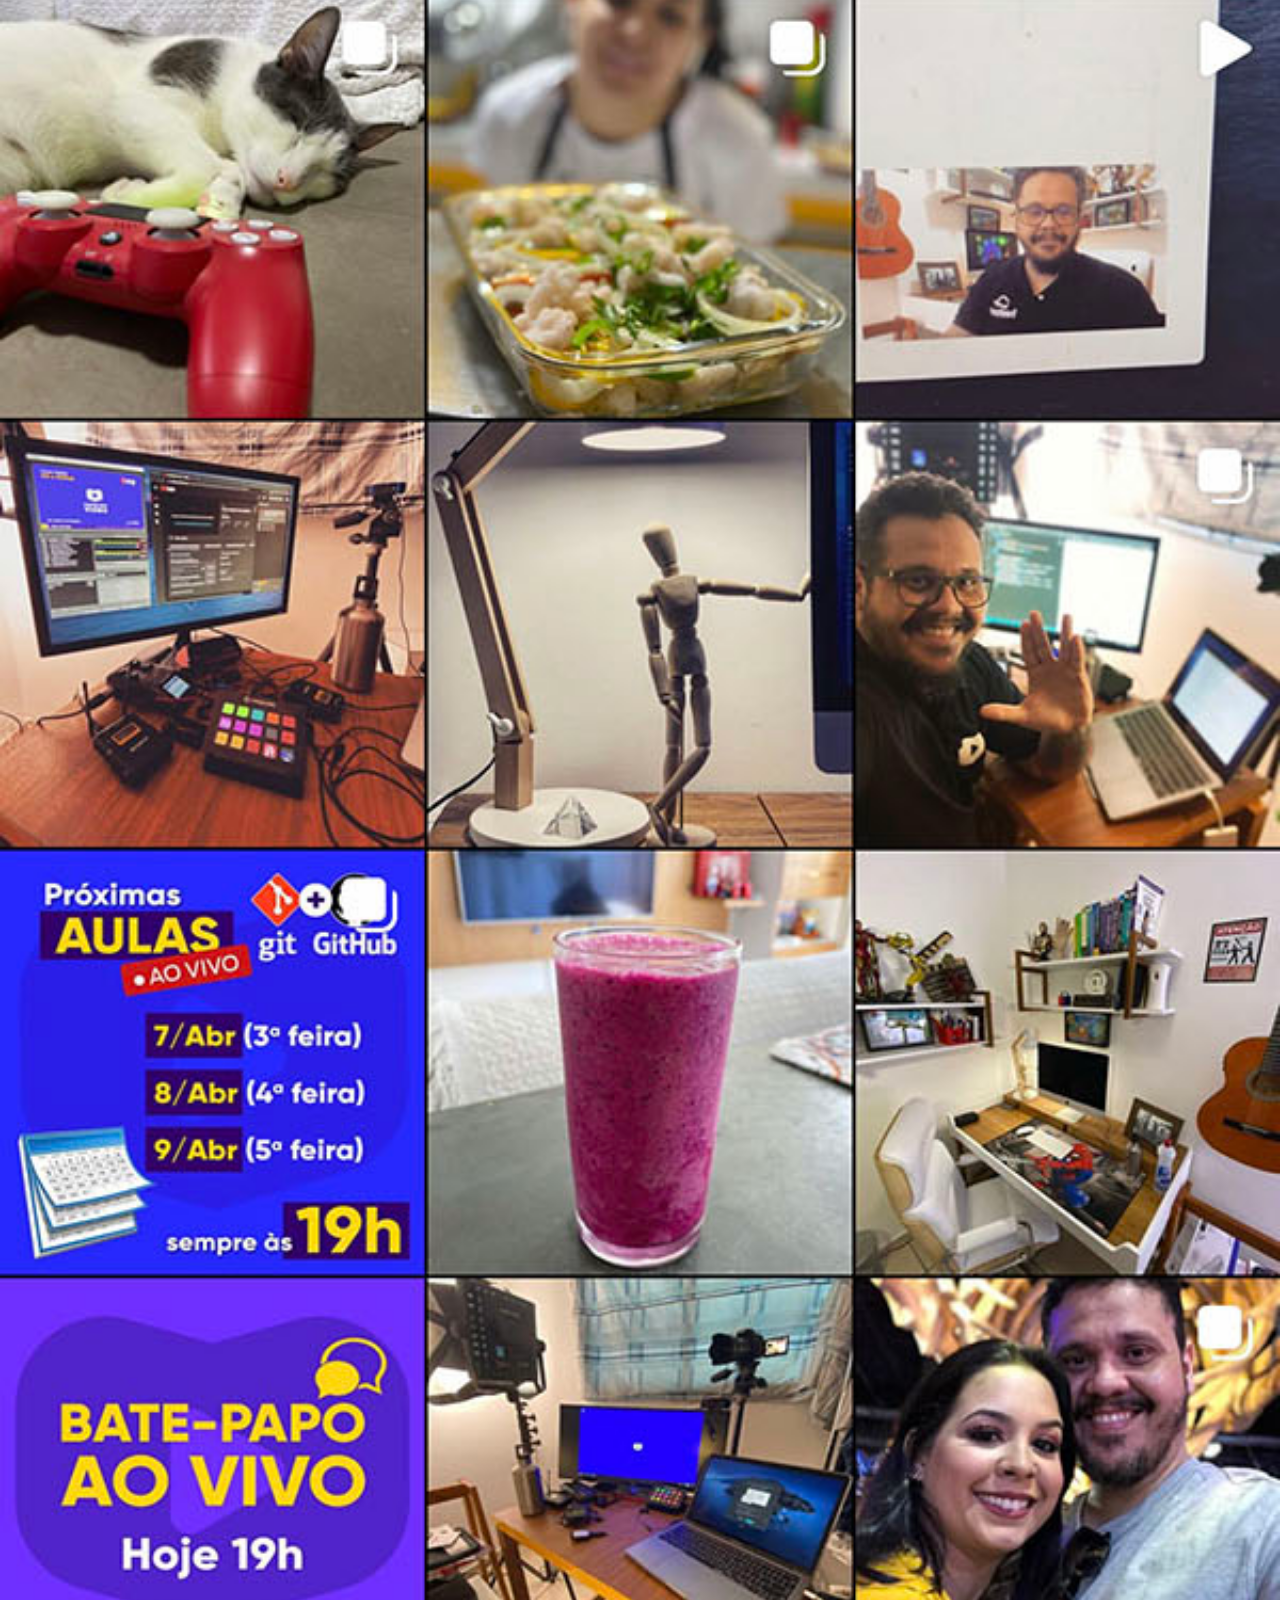
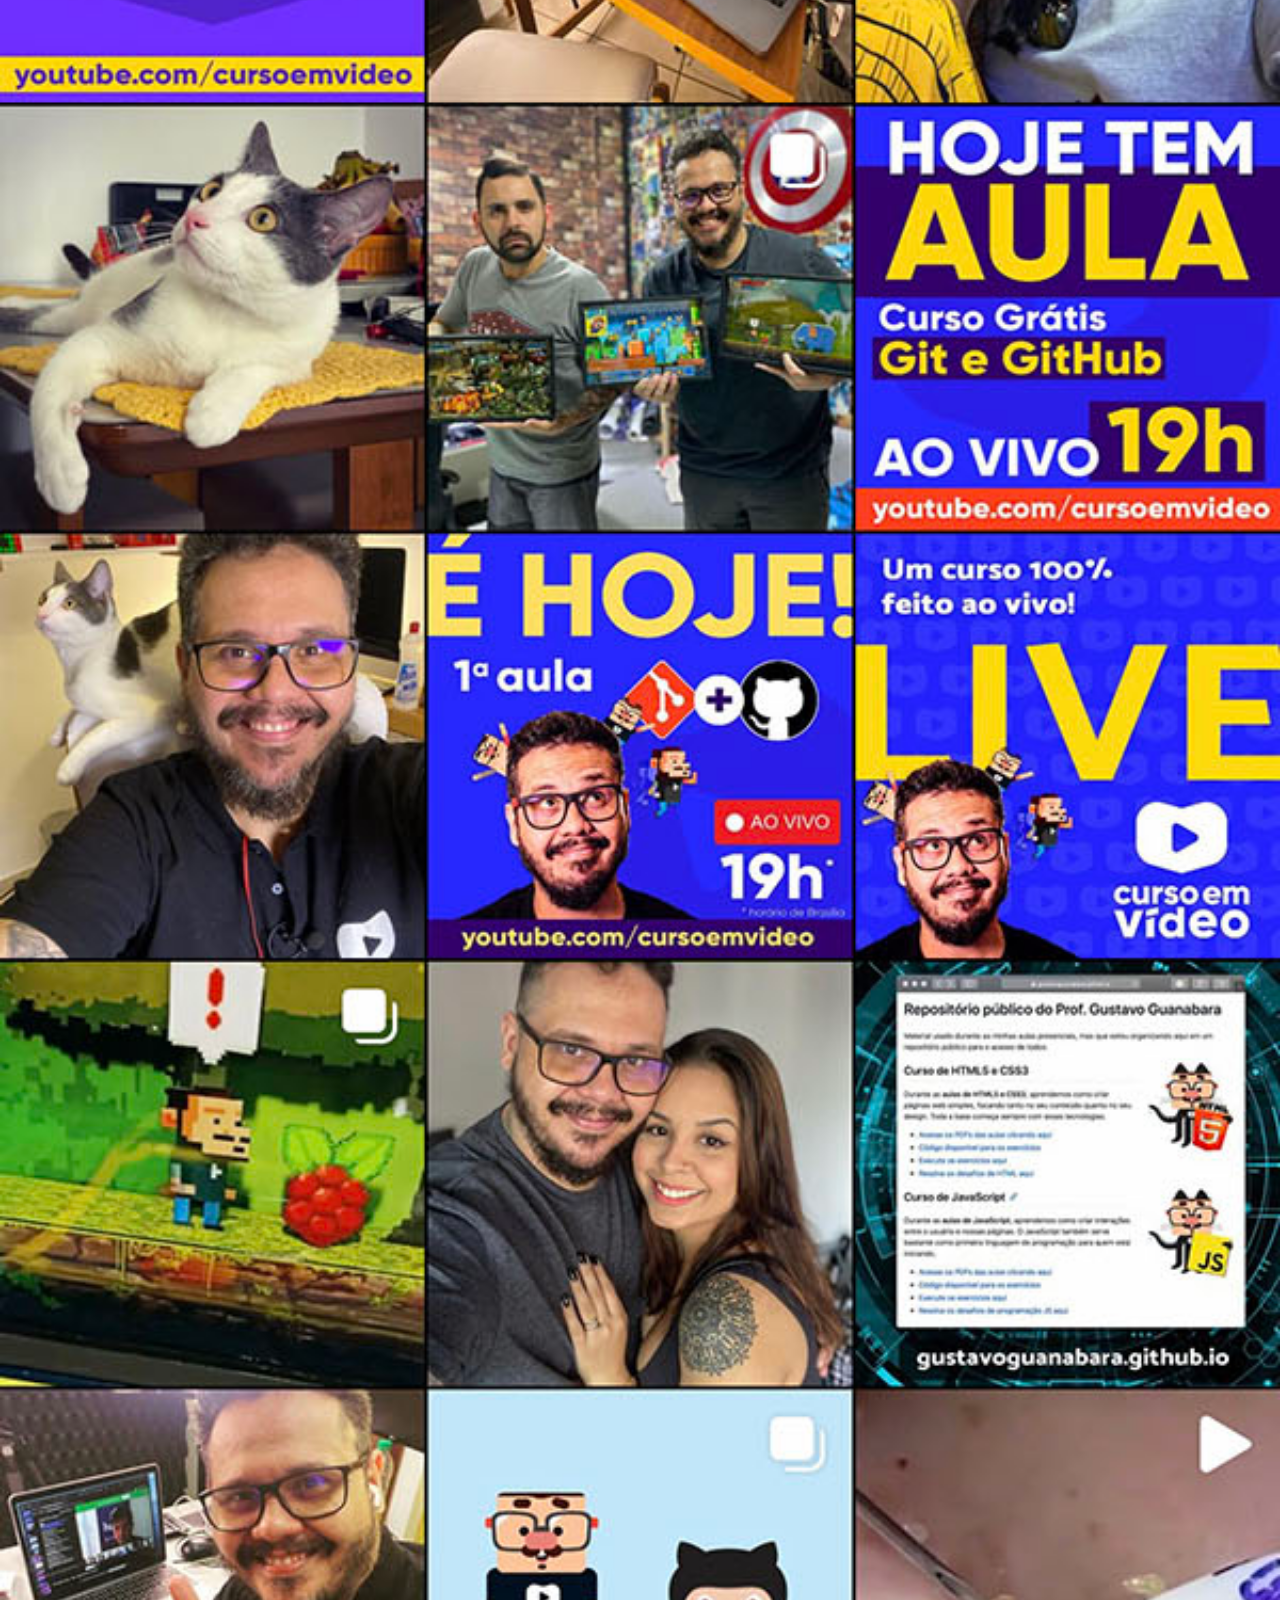
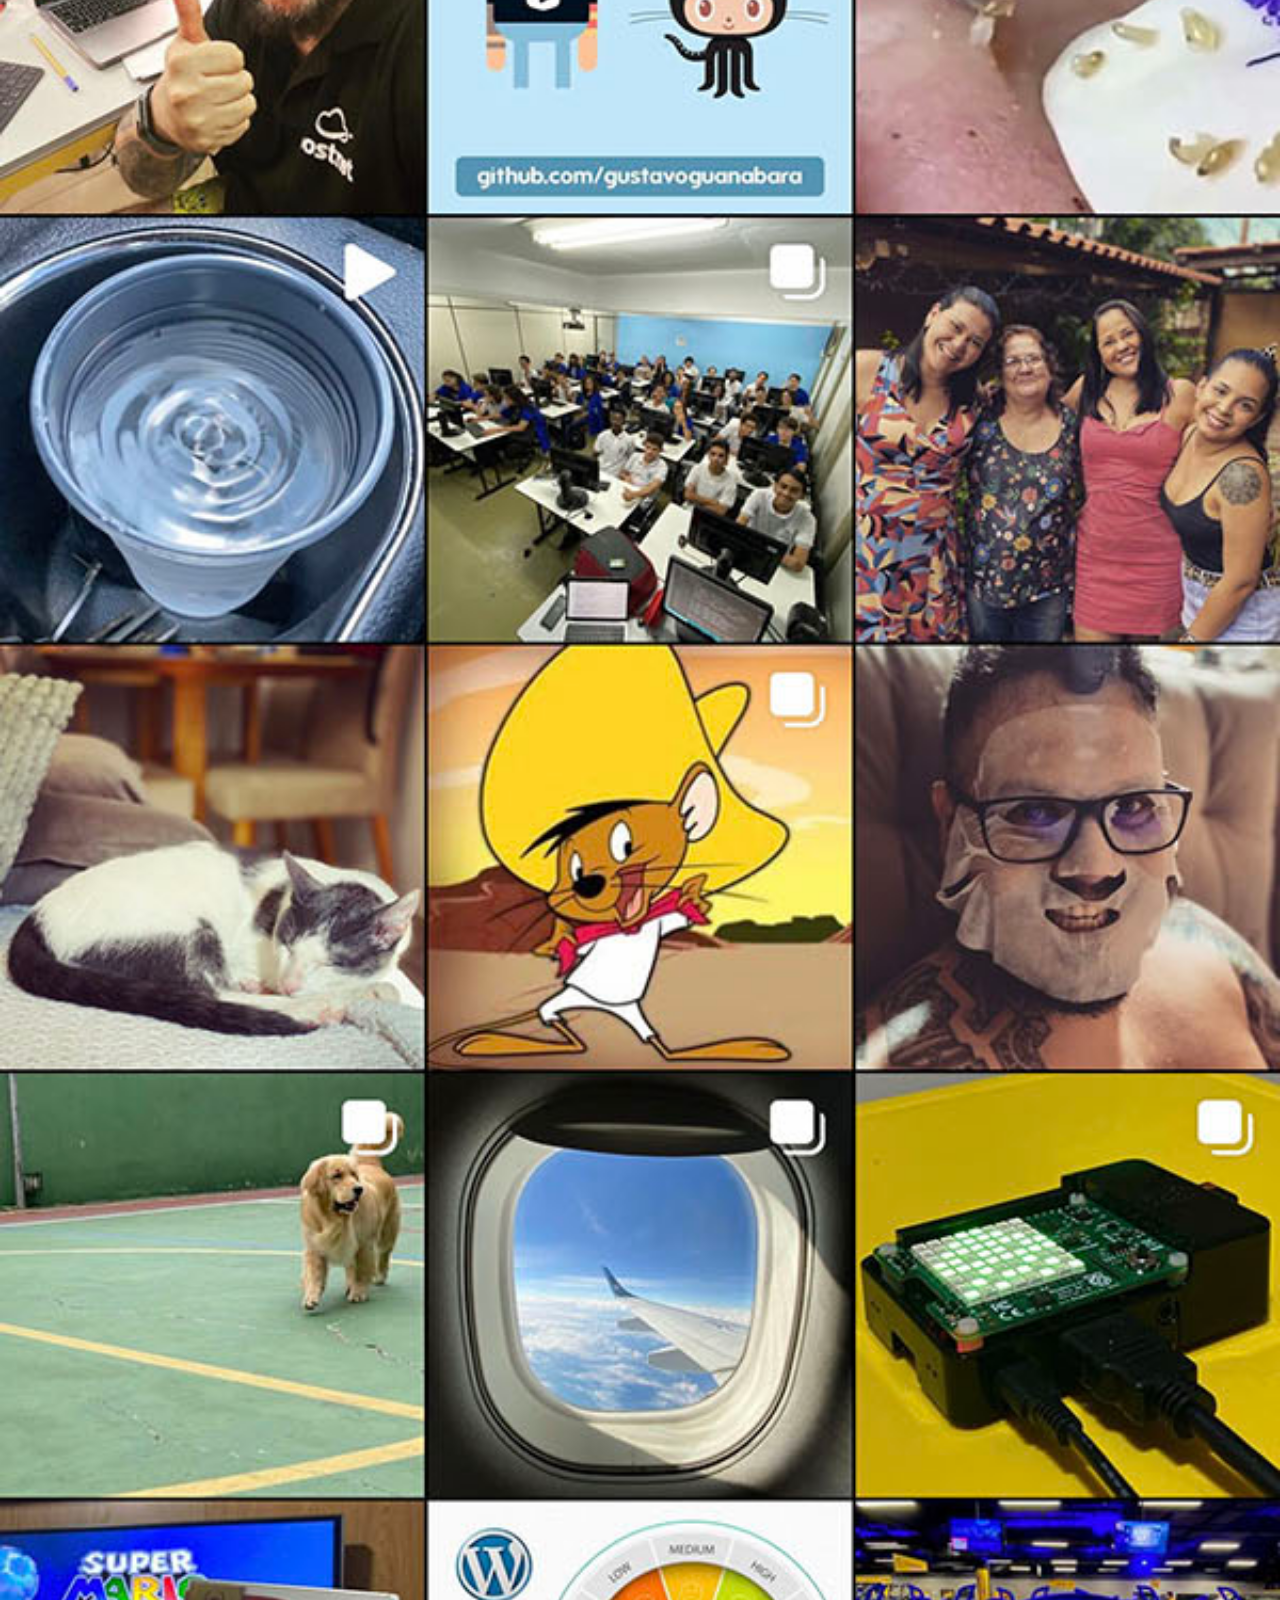
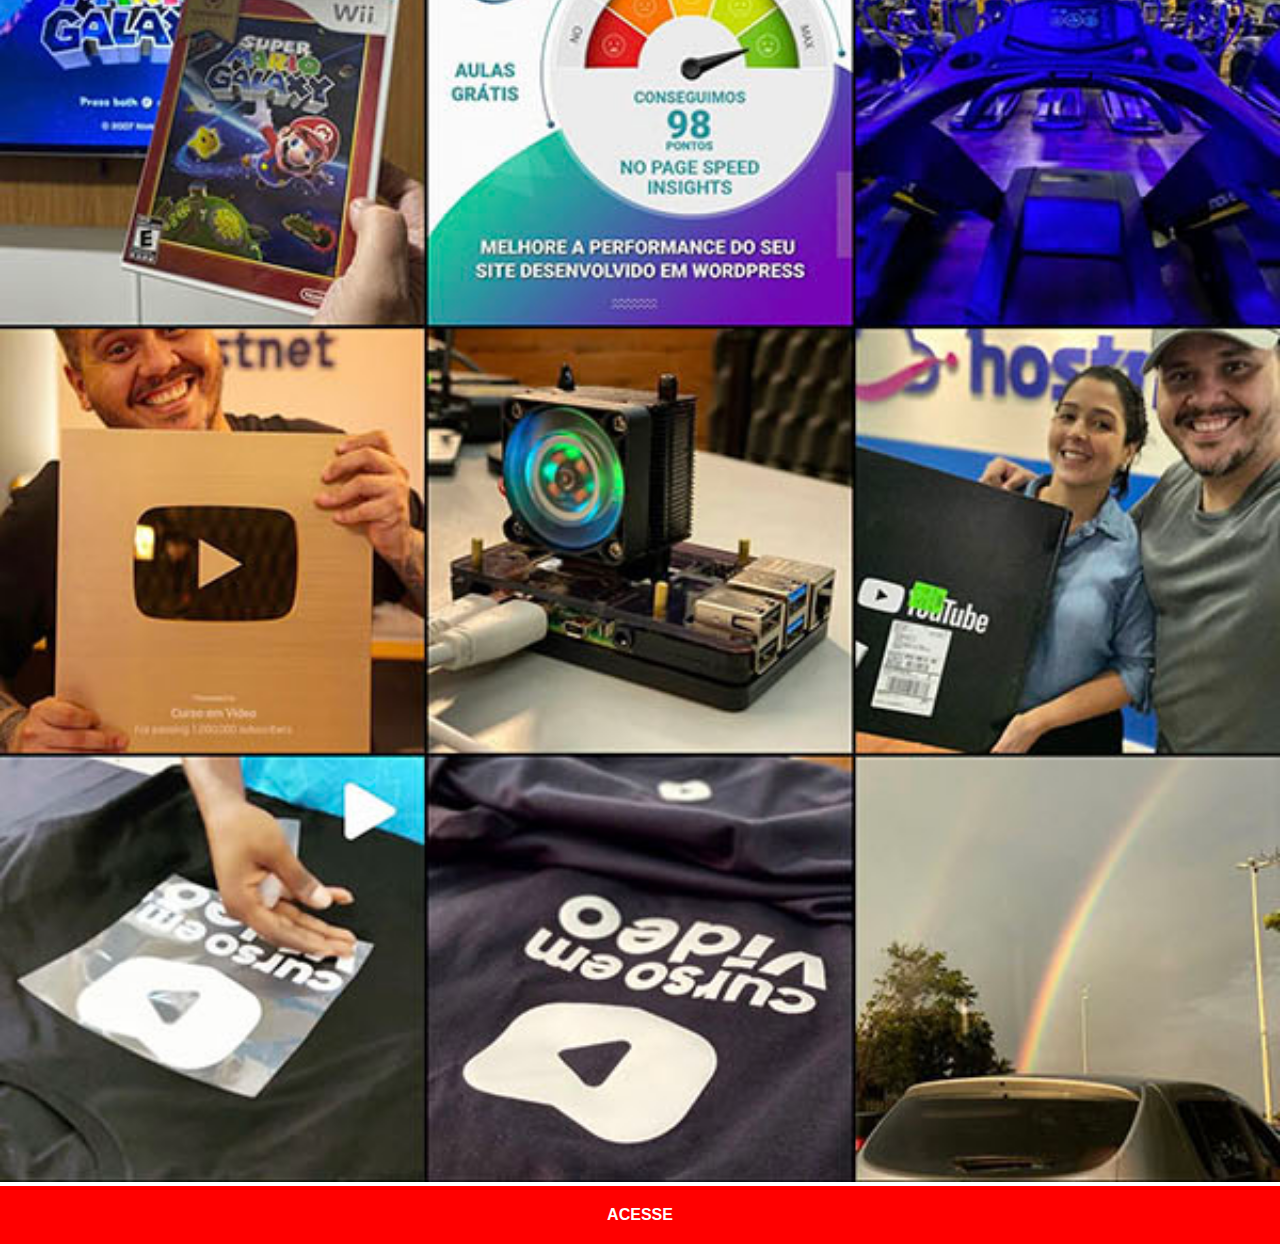
<file: instagram.html>
<!DOCTYPE html>
<html lang="pt-br">
<head>
    <meta charset="UTF-8">
    <meta name="viewport" content="width=device-width, initial-scale=1.0">
    <link rel="stylesheet" href="estilos/social.css">
    <title>Instagram</title>
</head>
<body>
    <img src="imagens/tela-instagram.jpg" alt="instagram">
    <a href="https://www.instagram.com/andredeoliveira_oficial" target="_blank">ACESSE</a>
</body>
</html>
</file>
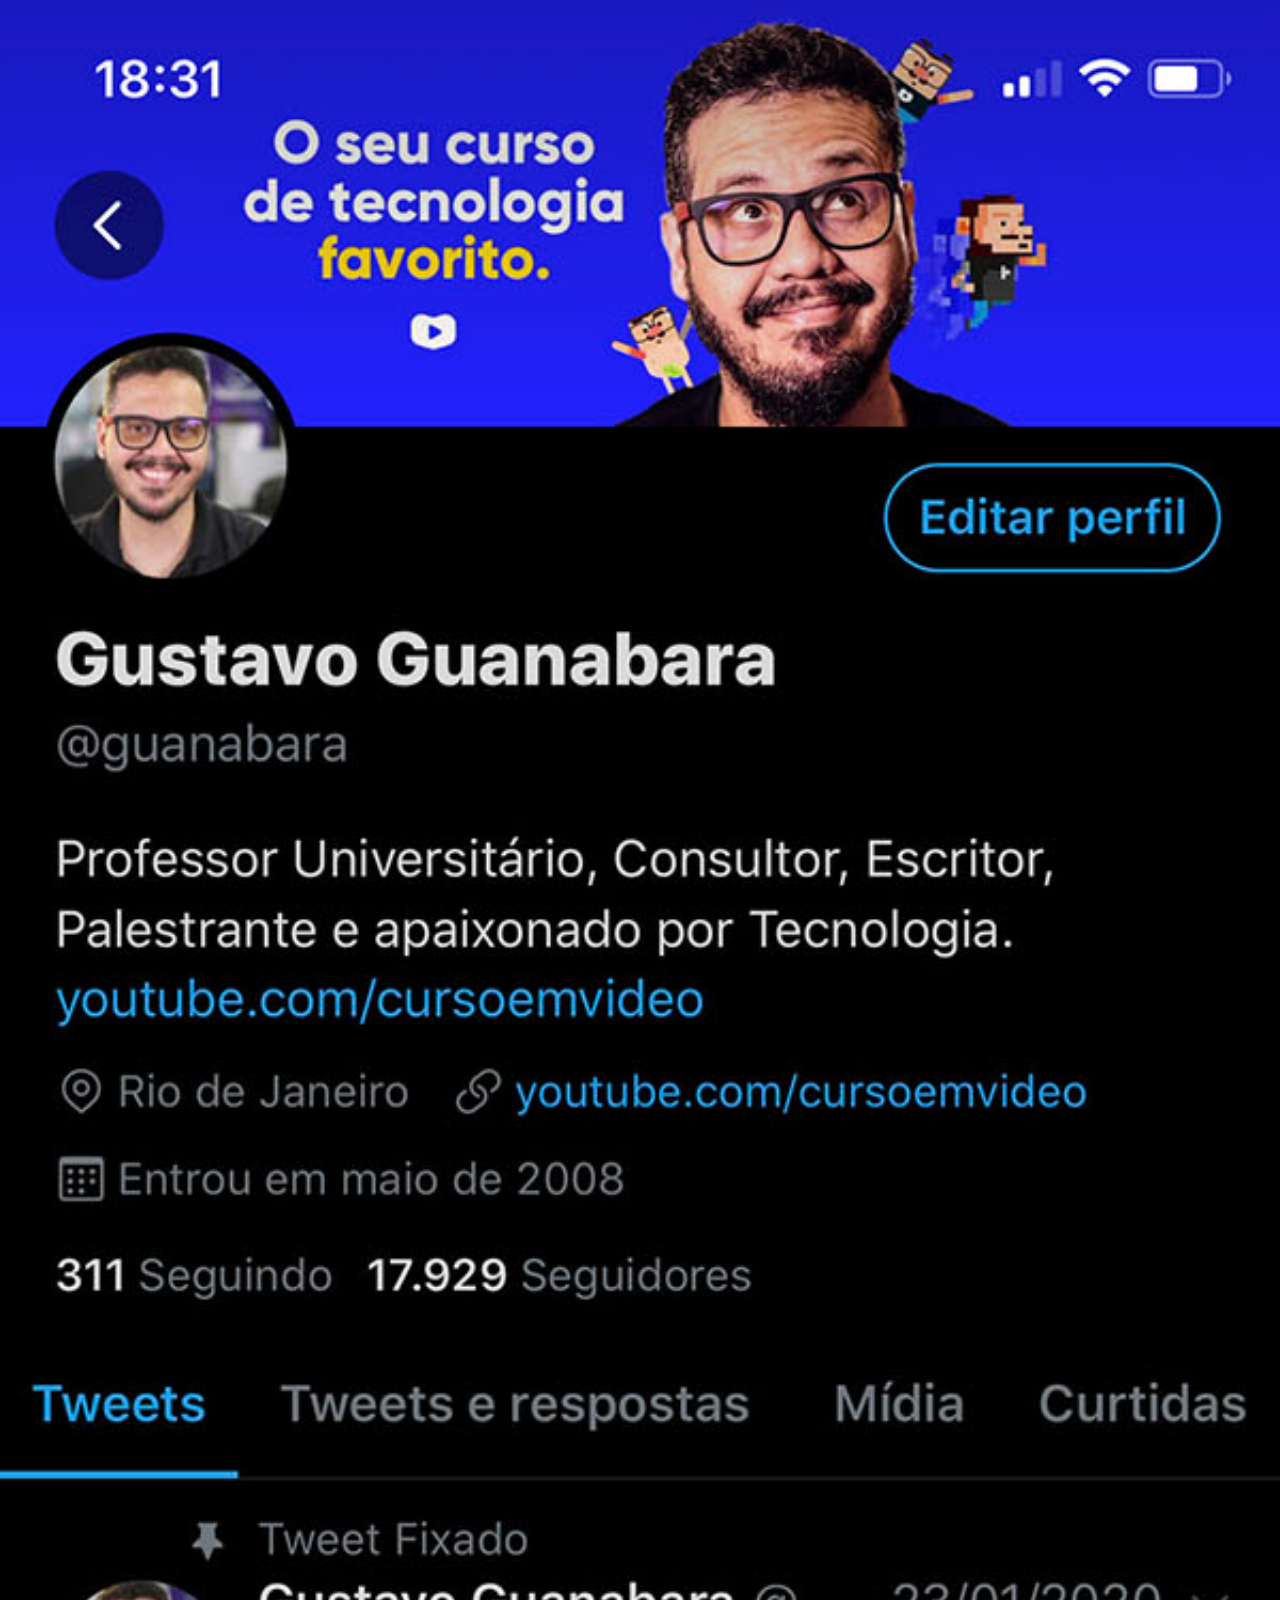
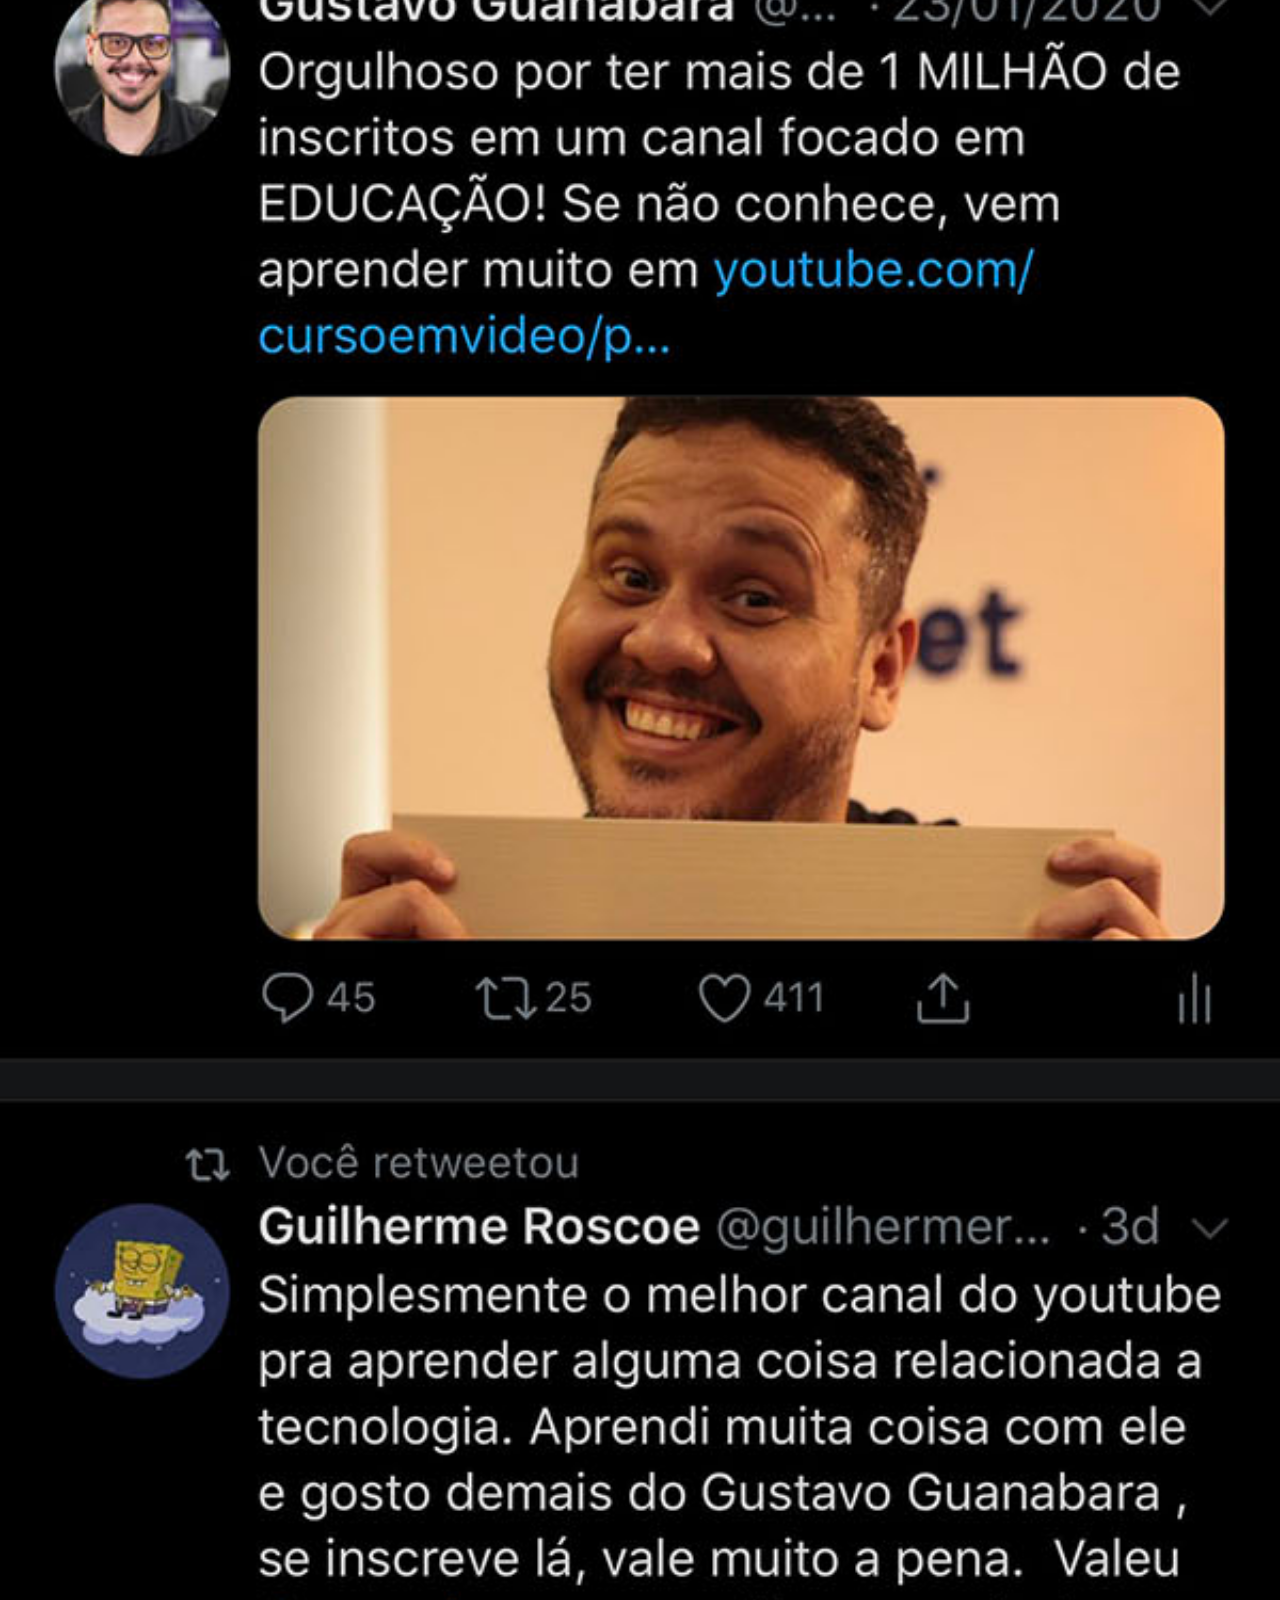
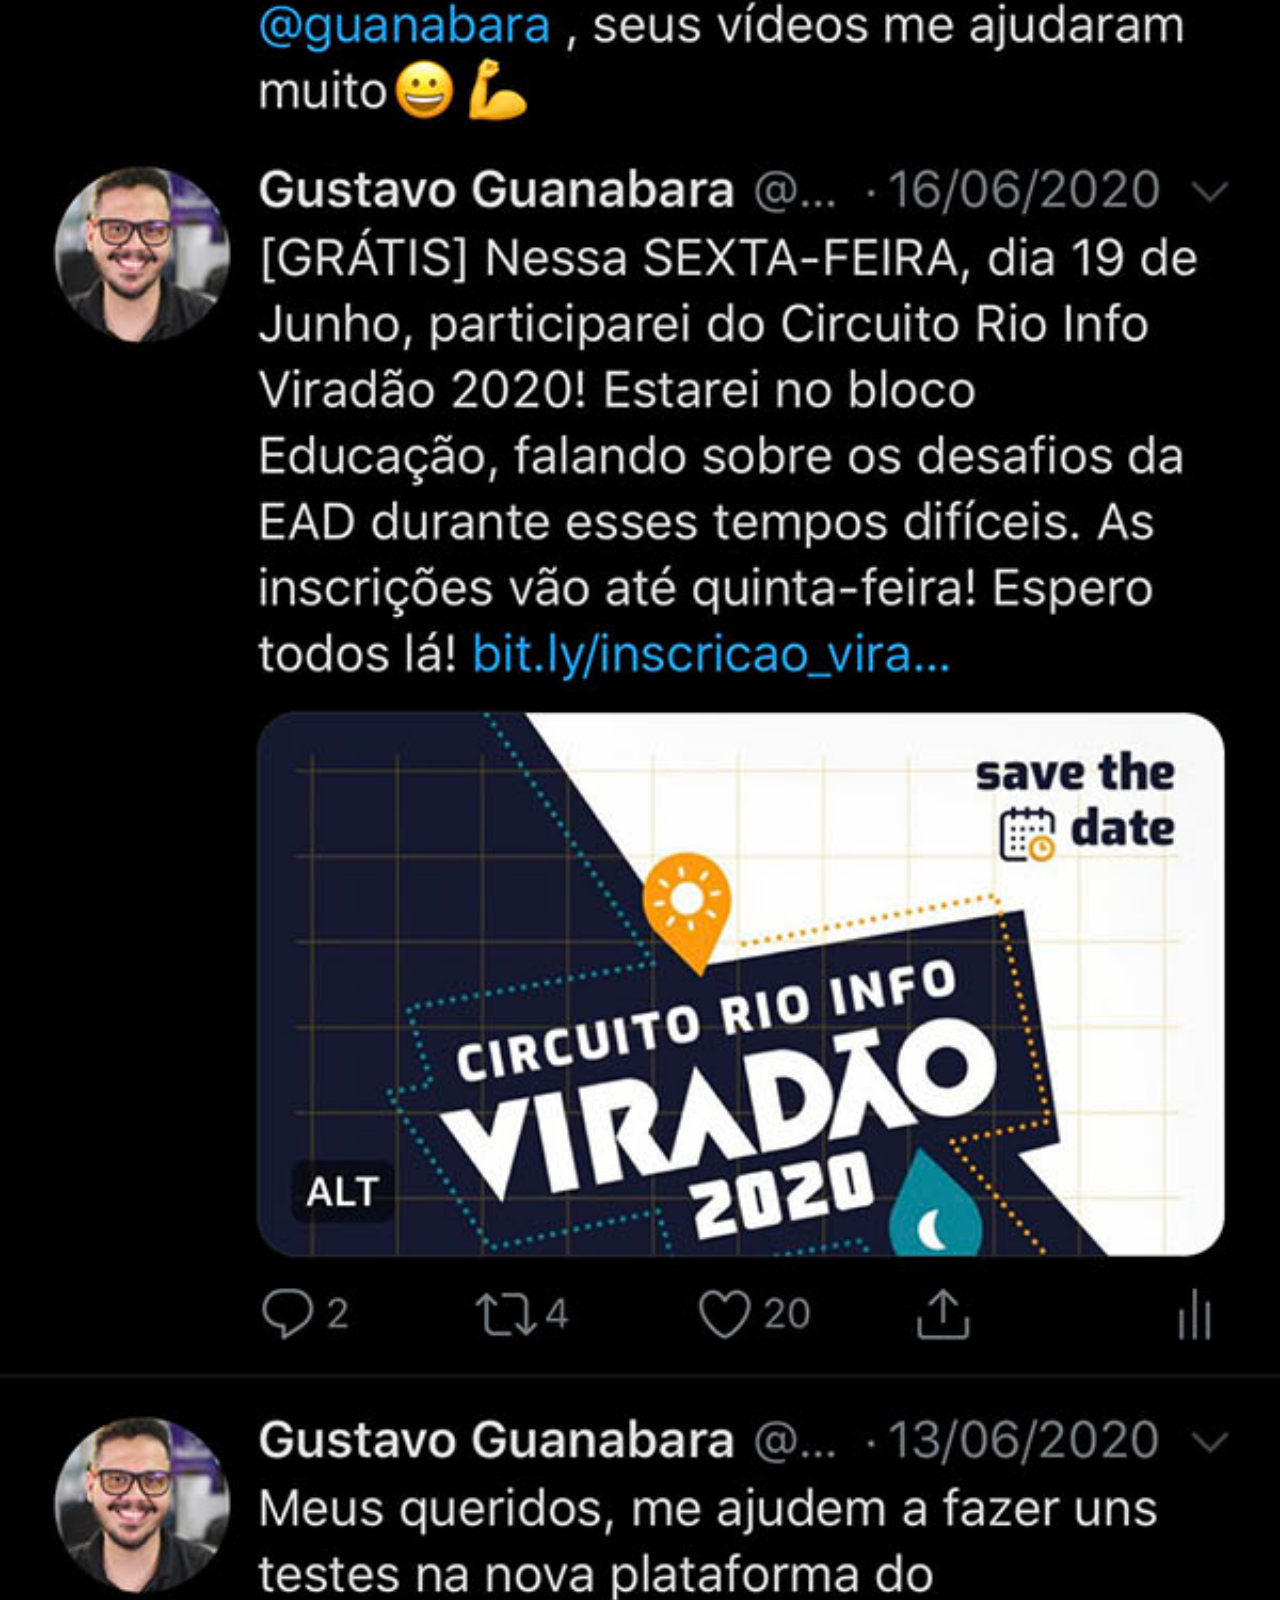
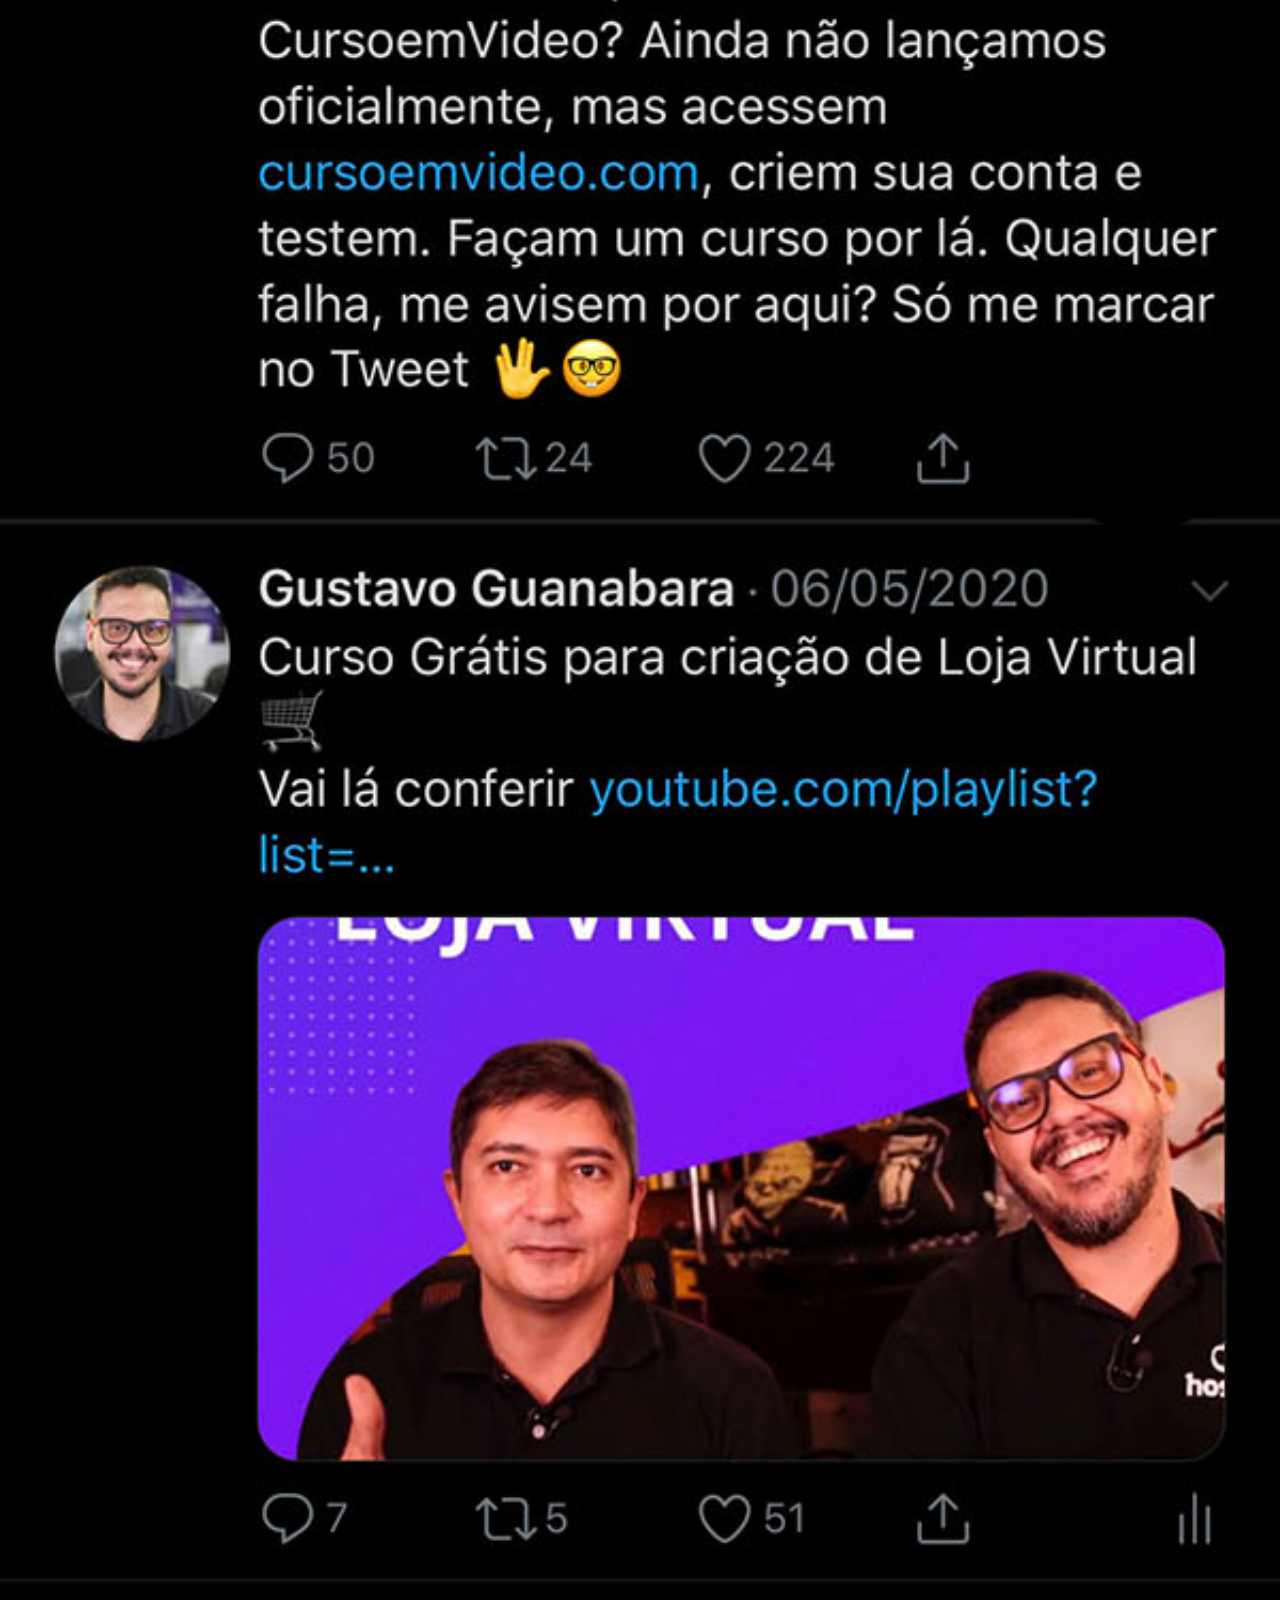
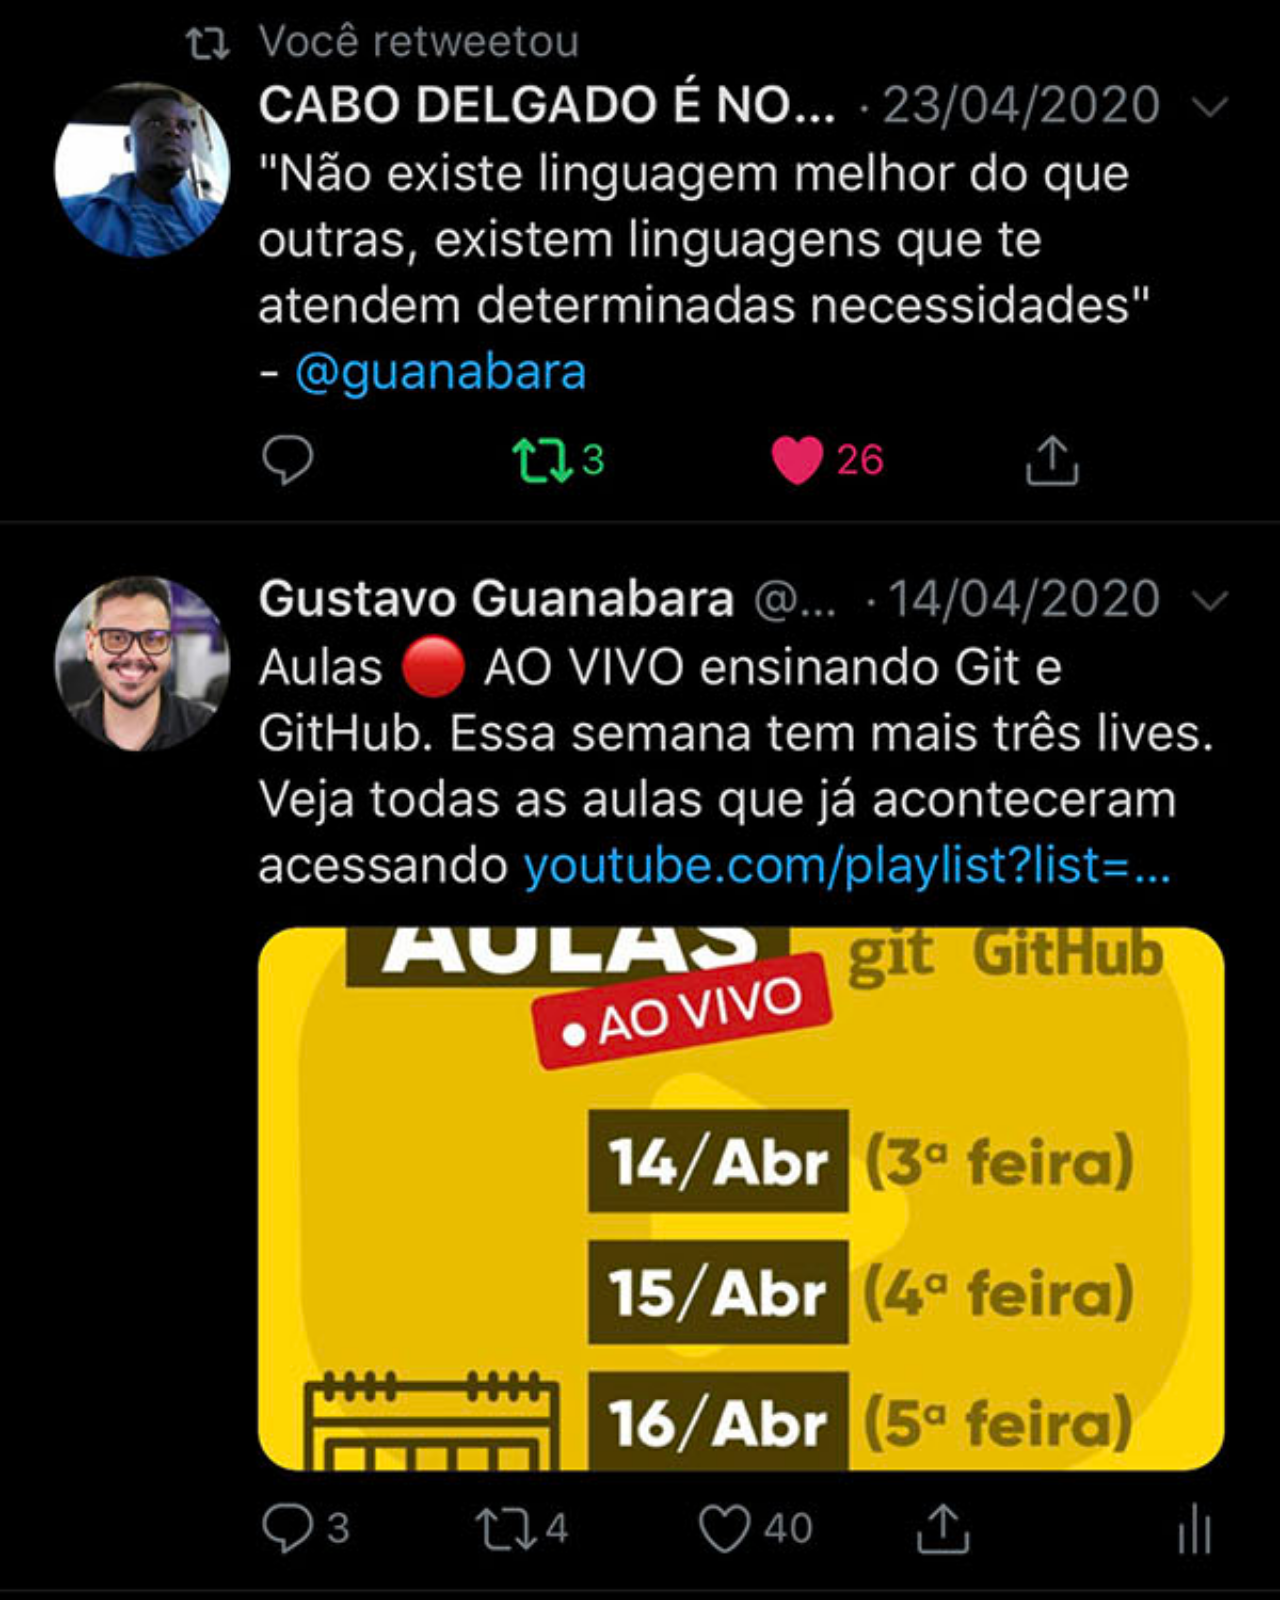
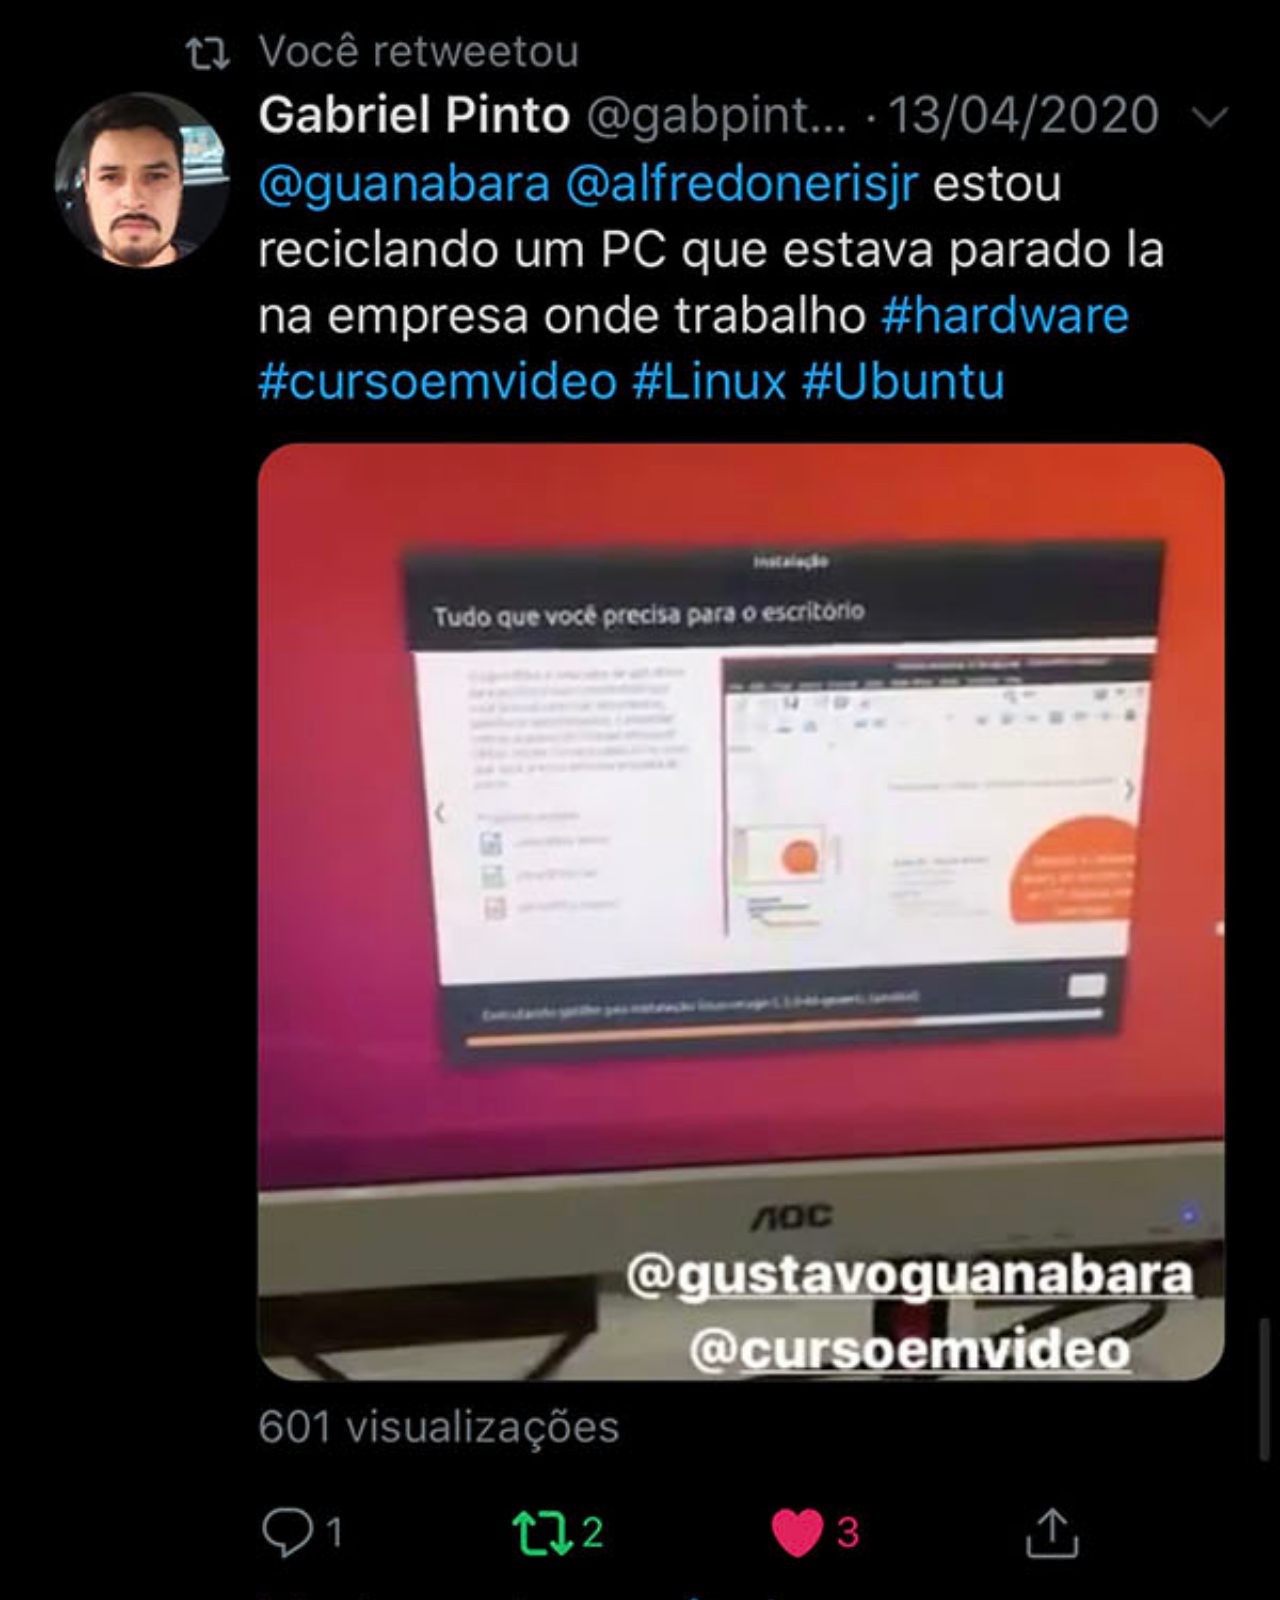
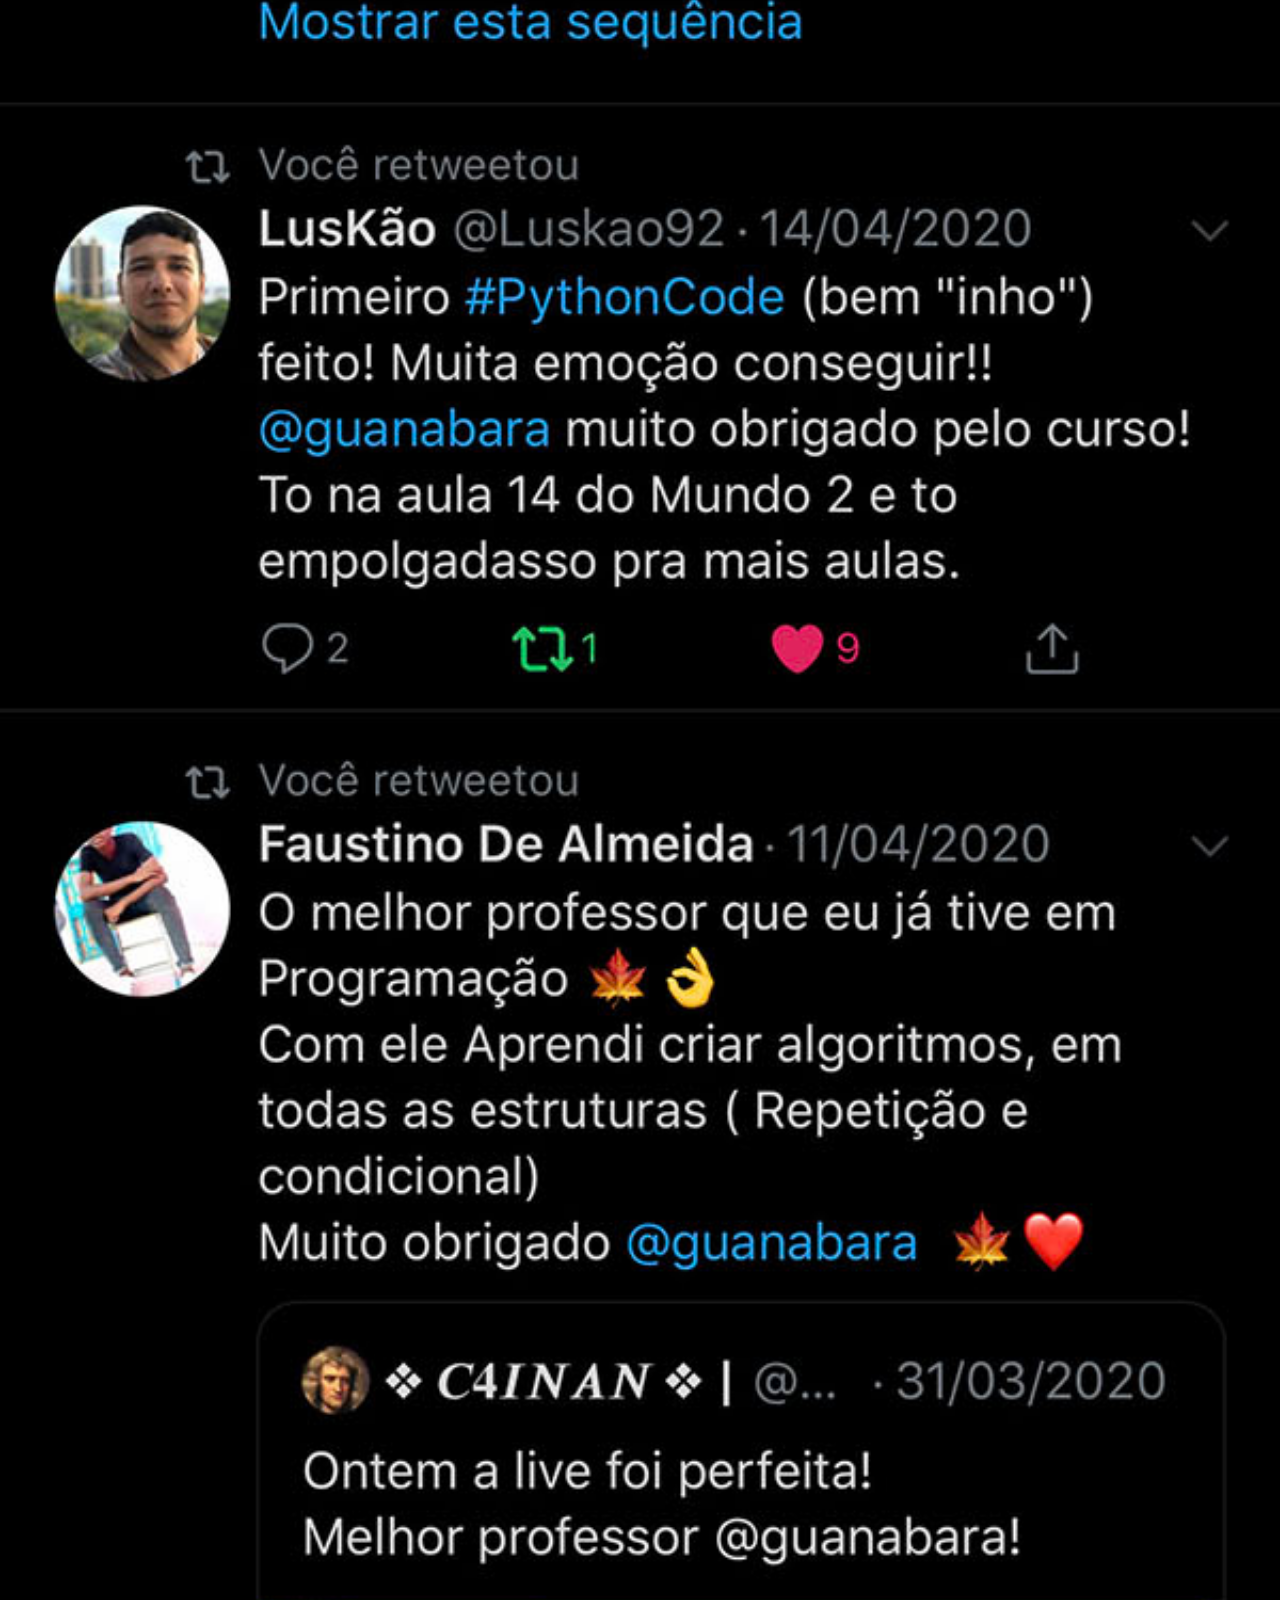
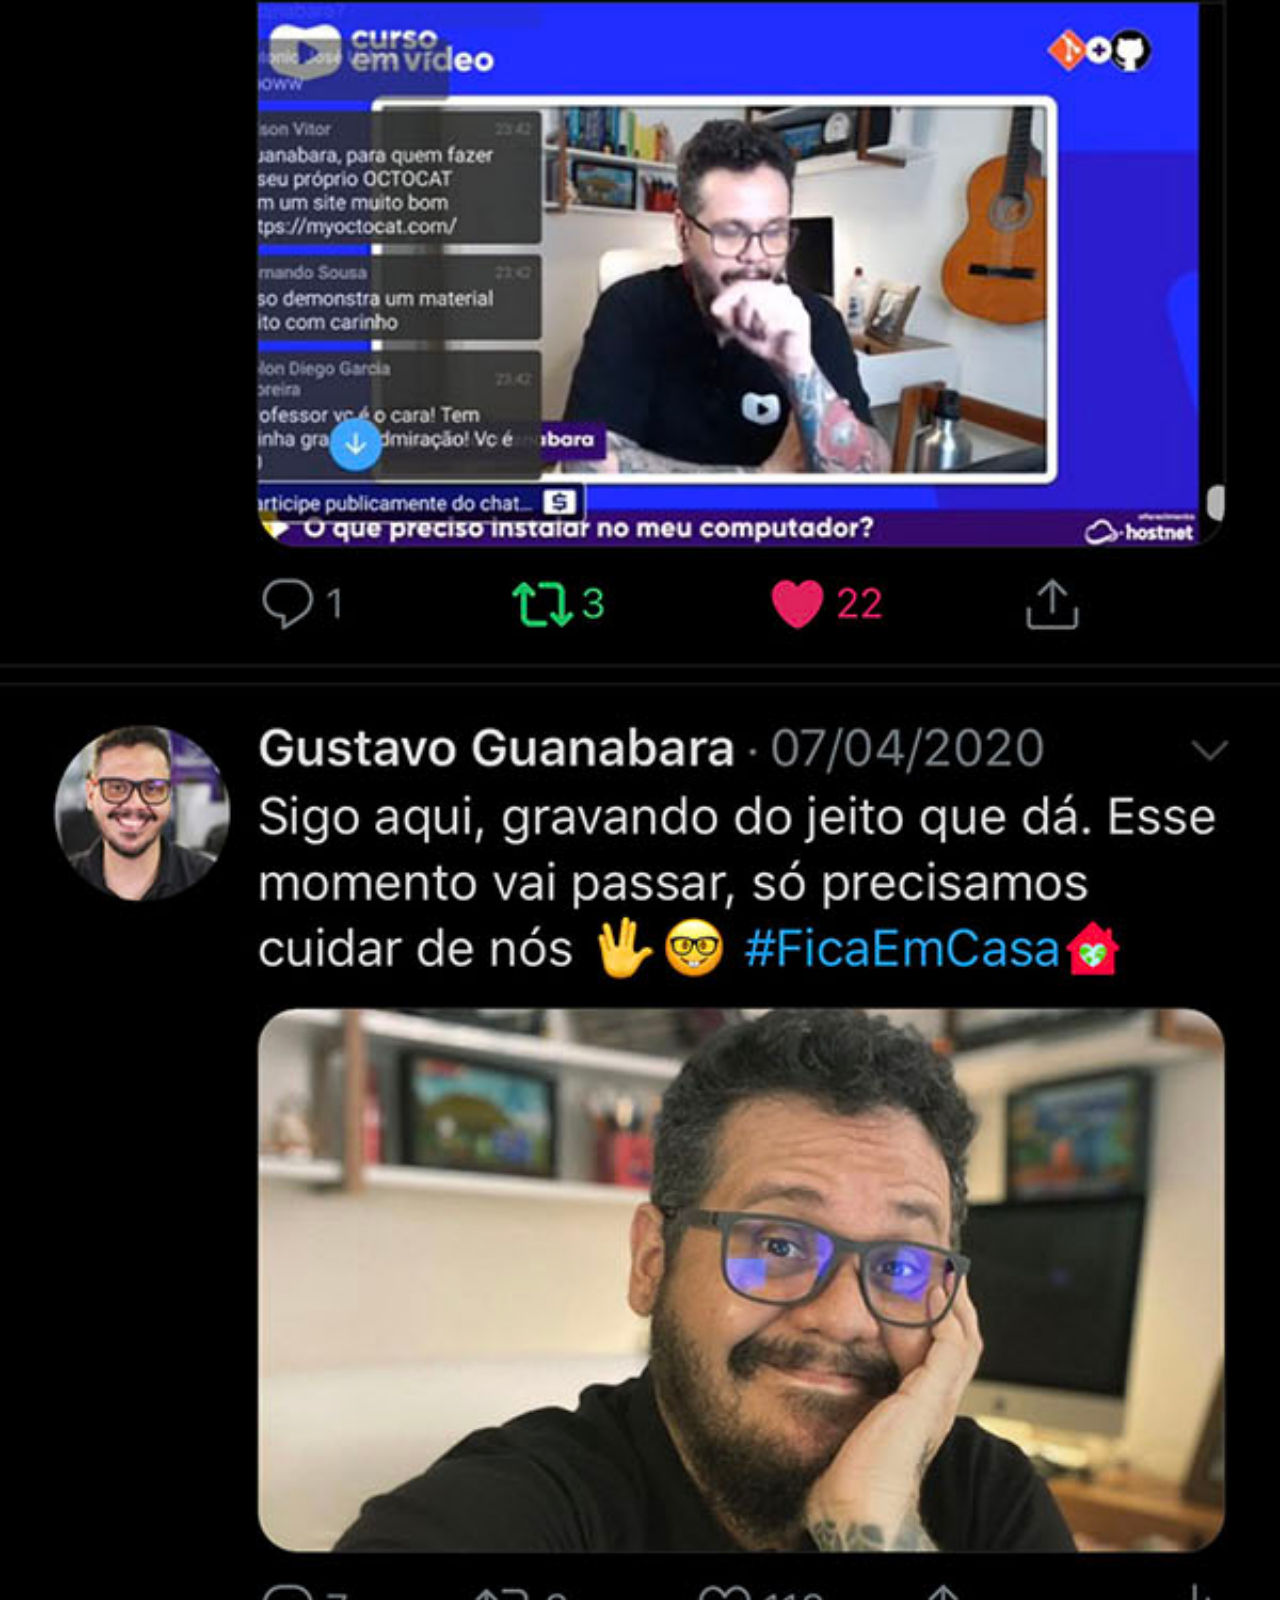
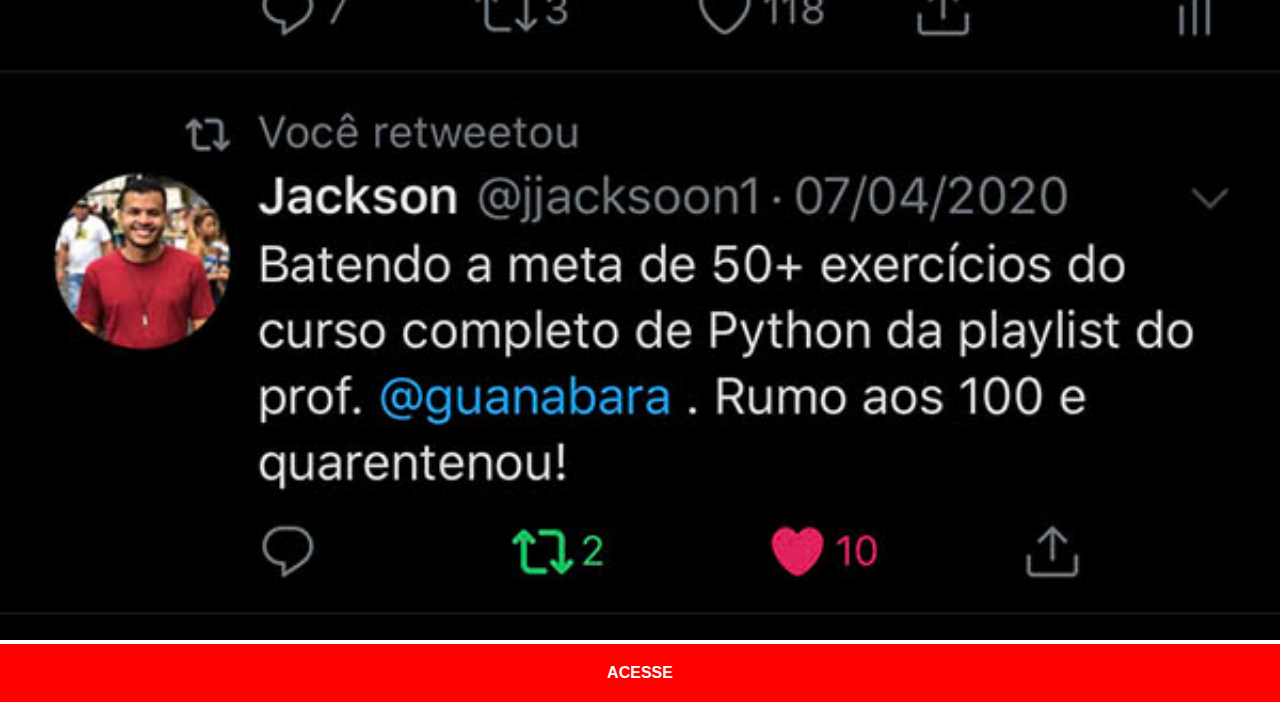
<file: twitter.html>
<!DOCTYPE html>
<html lang="pt-br">
<head>
    <meta charset="UTF-8">
    <meta name="viewport" content="width=device-width, initial-scale=1.0">
    <link rel="stylesheet" href="estilos/social.css">
    <title>Twitter</title>
</head>
<body>
    <img src="imagens/tela-twitter.jpg" alt="twitter">
    <a href="https://twitter.com/" target="_blank">ACESSE</a>
</body>
</html>
</file>
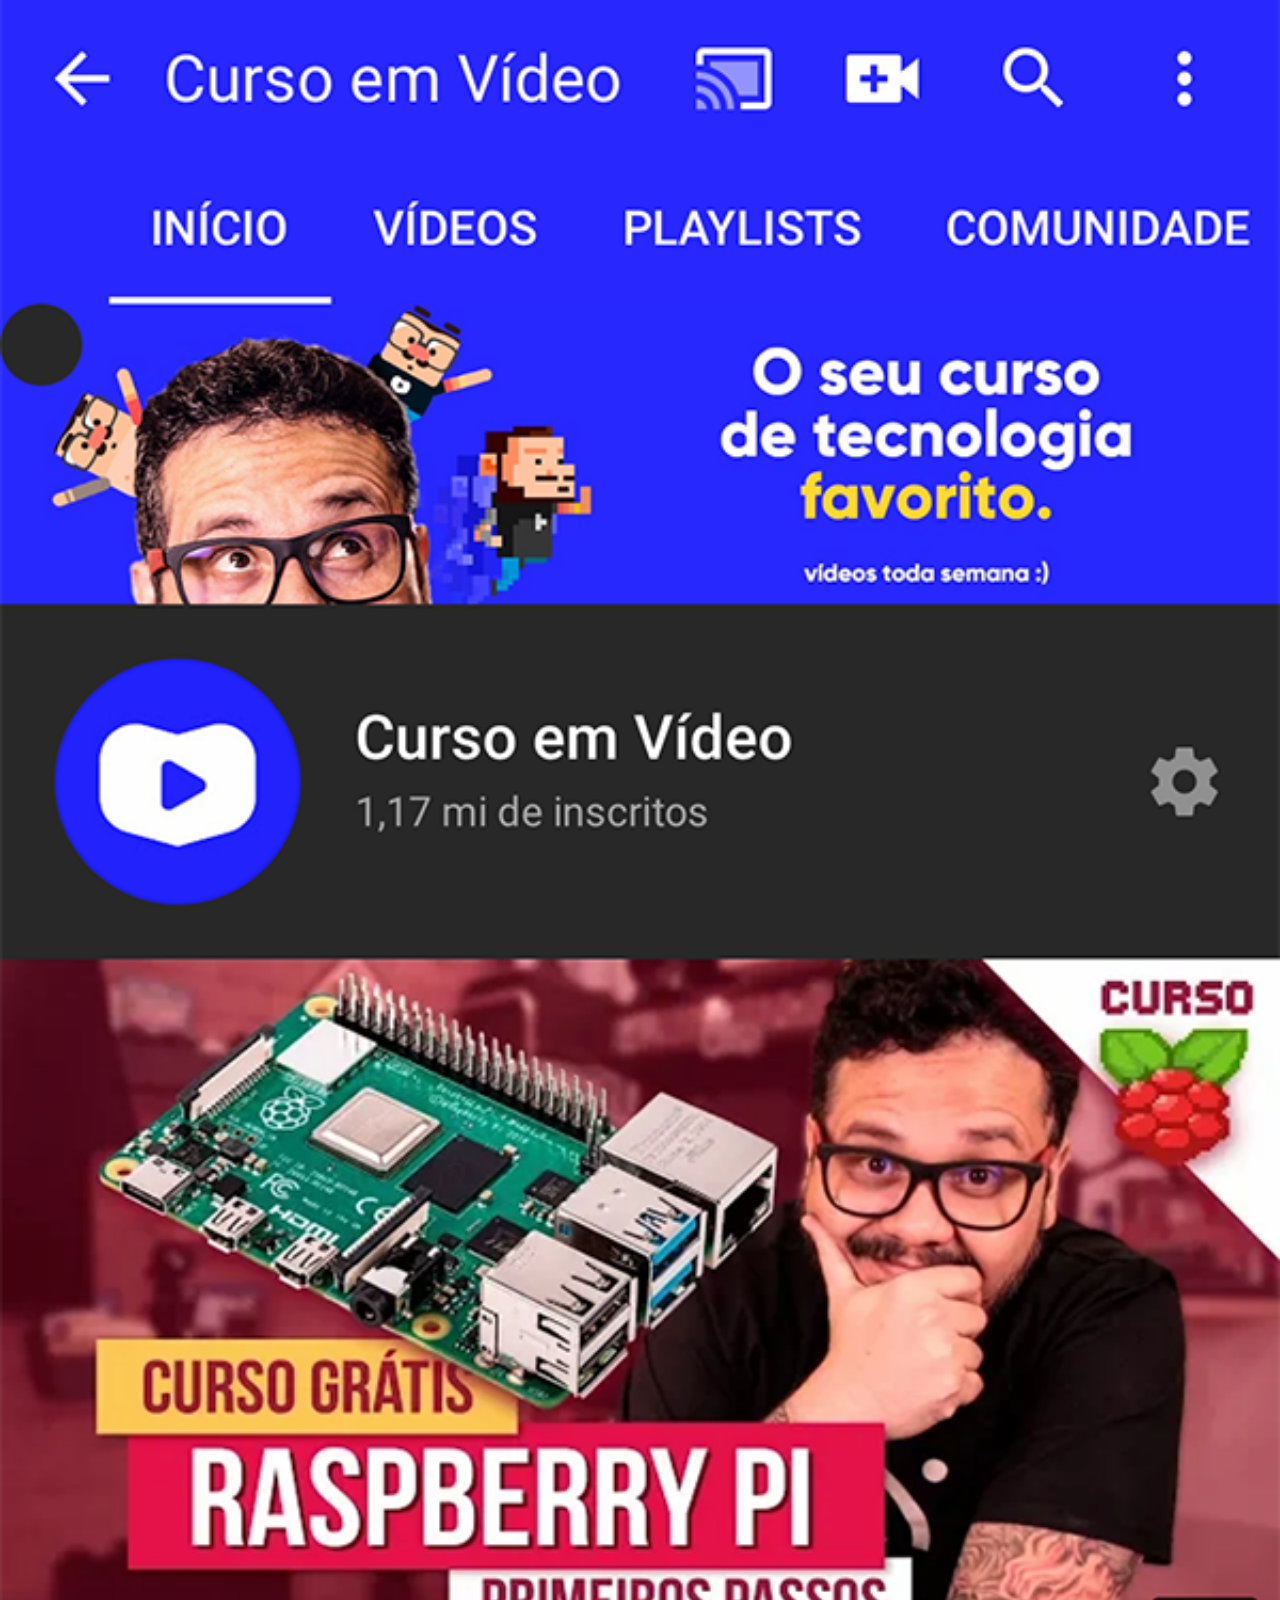
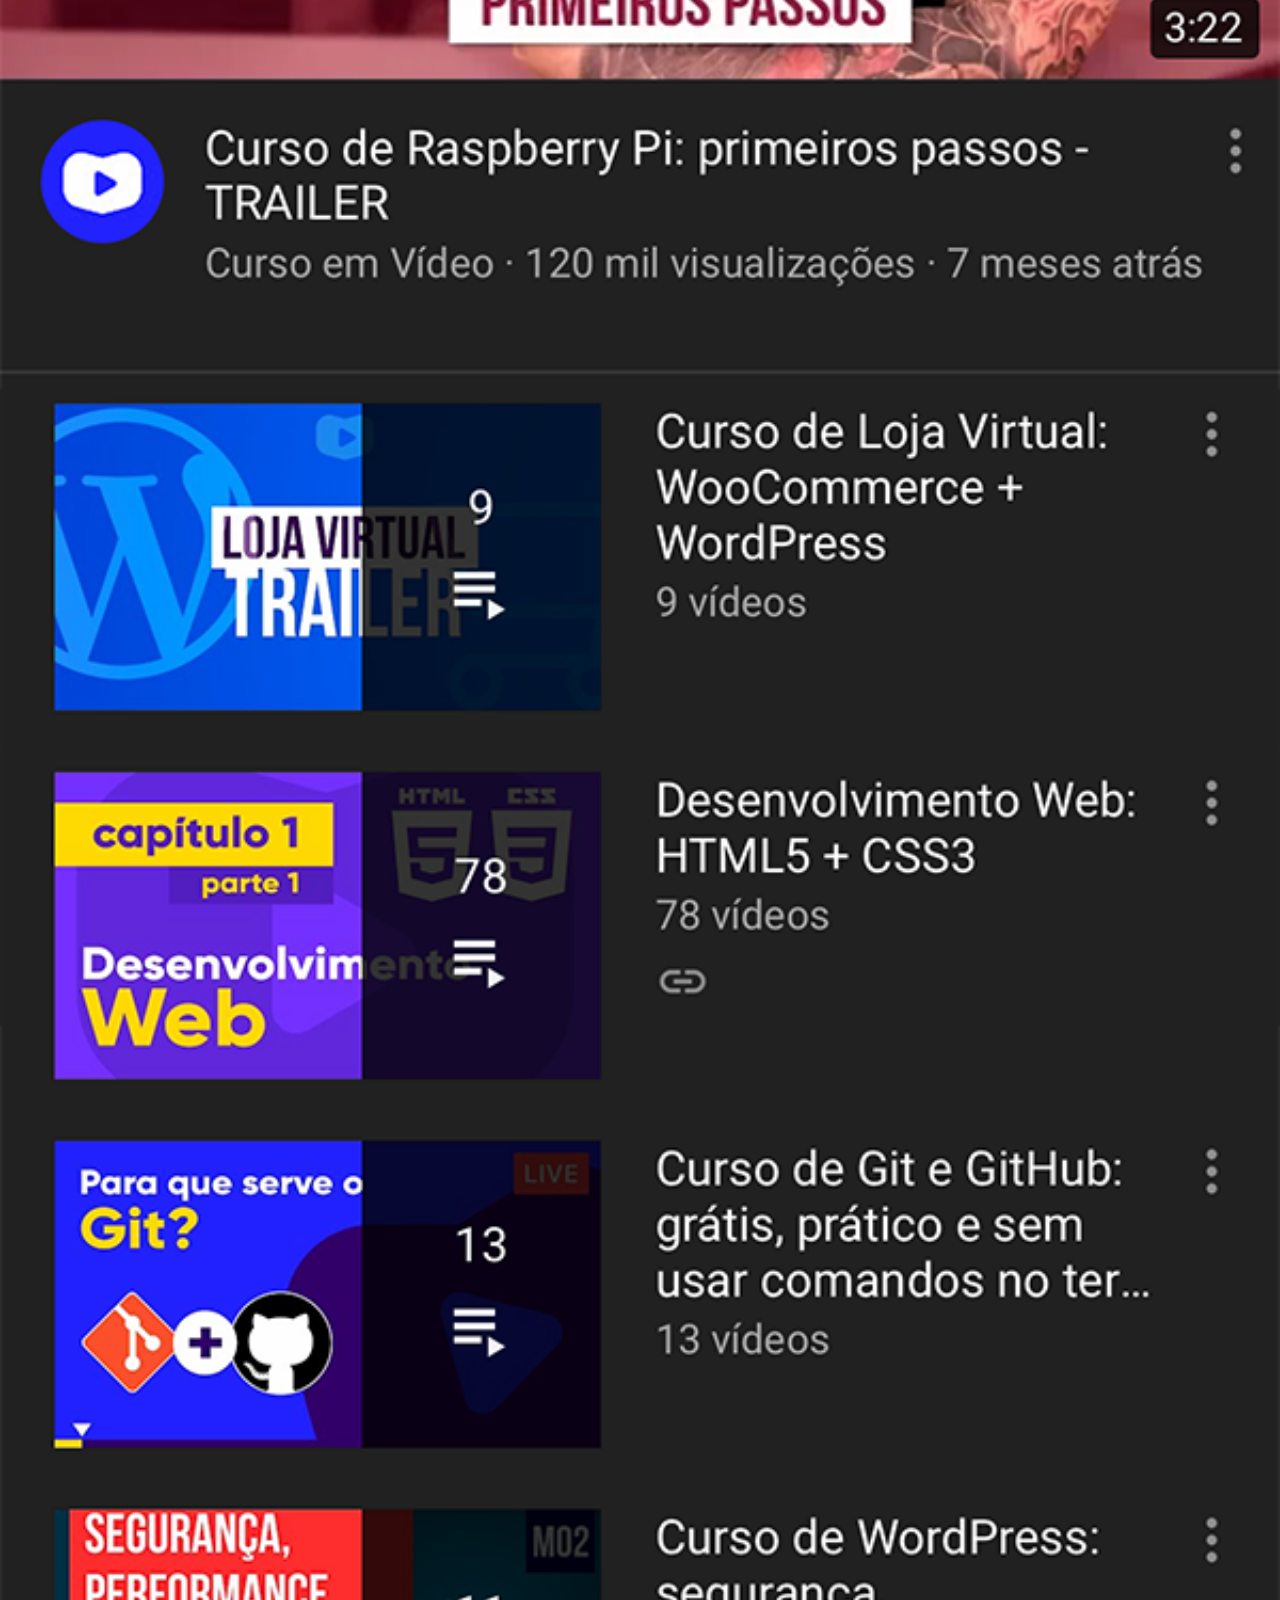
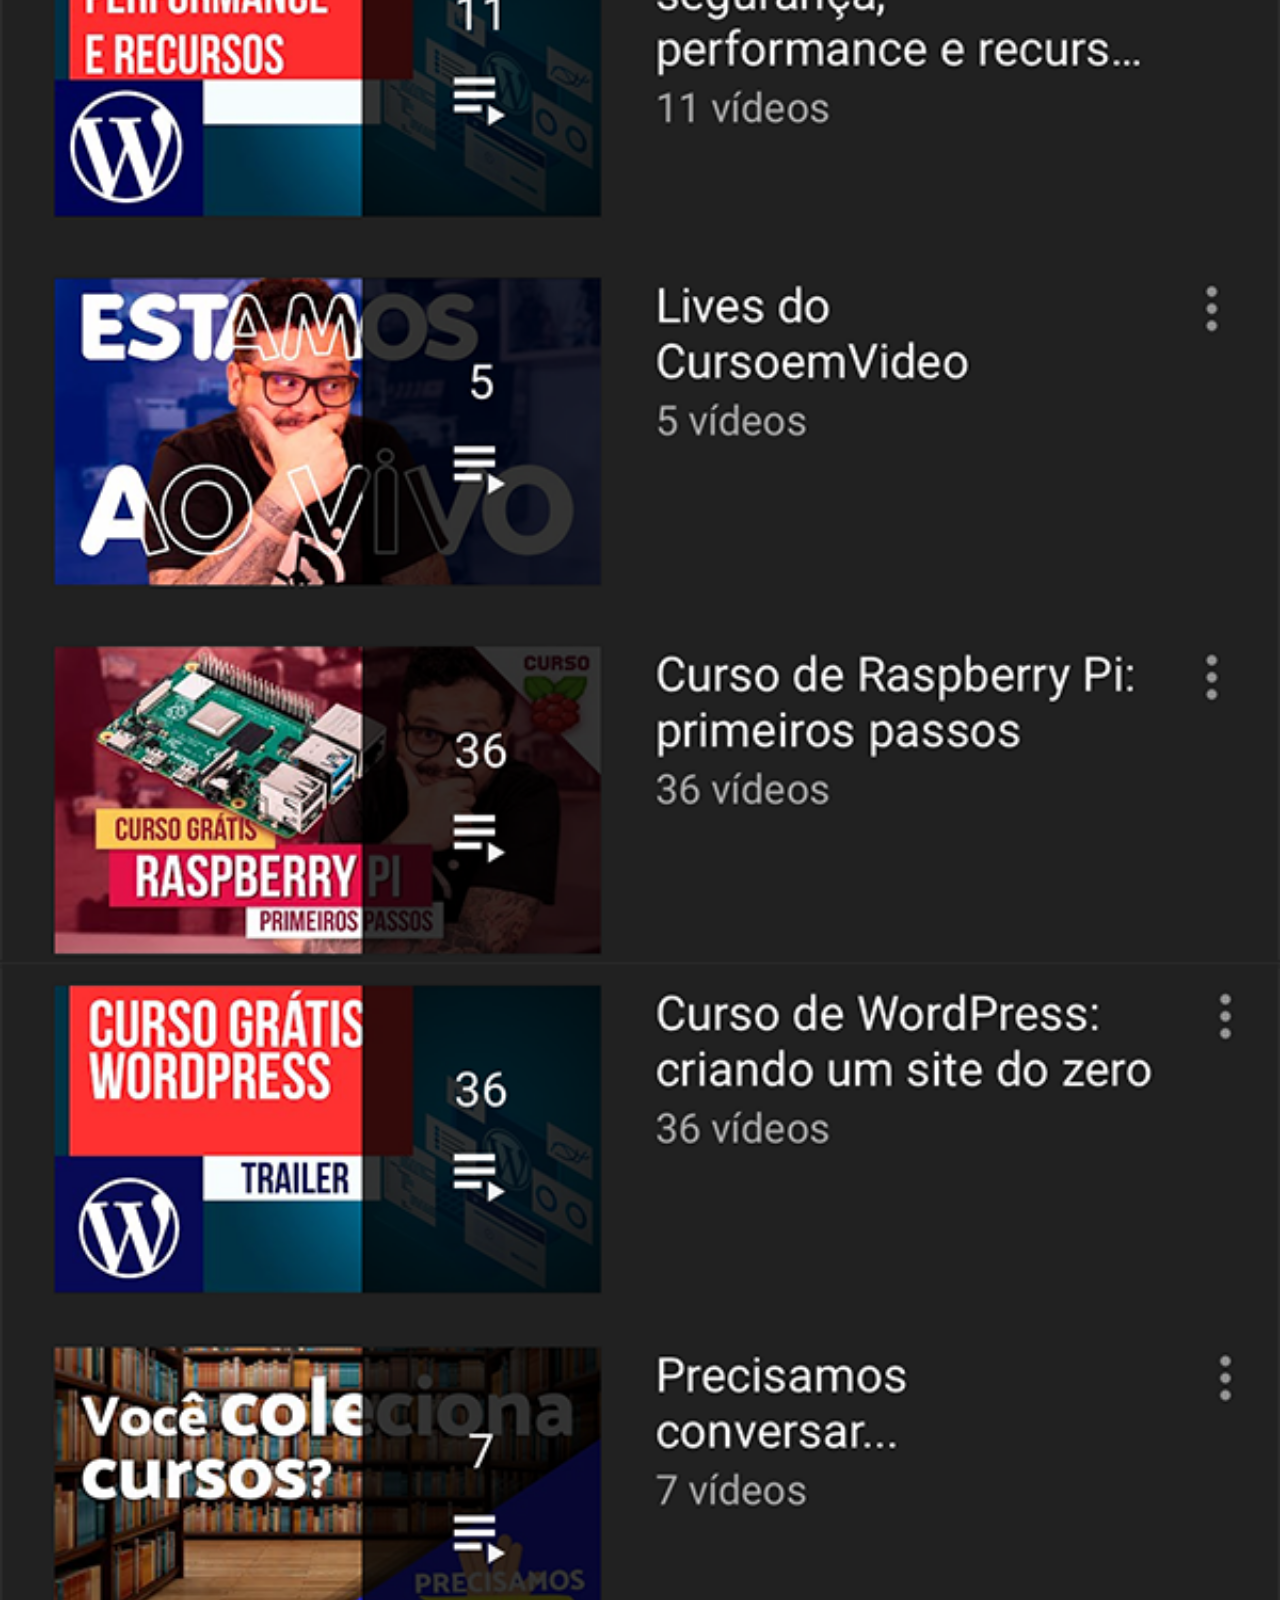
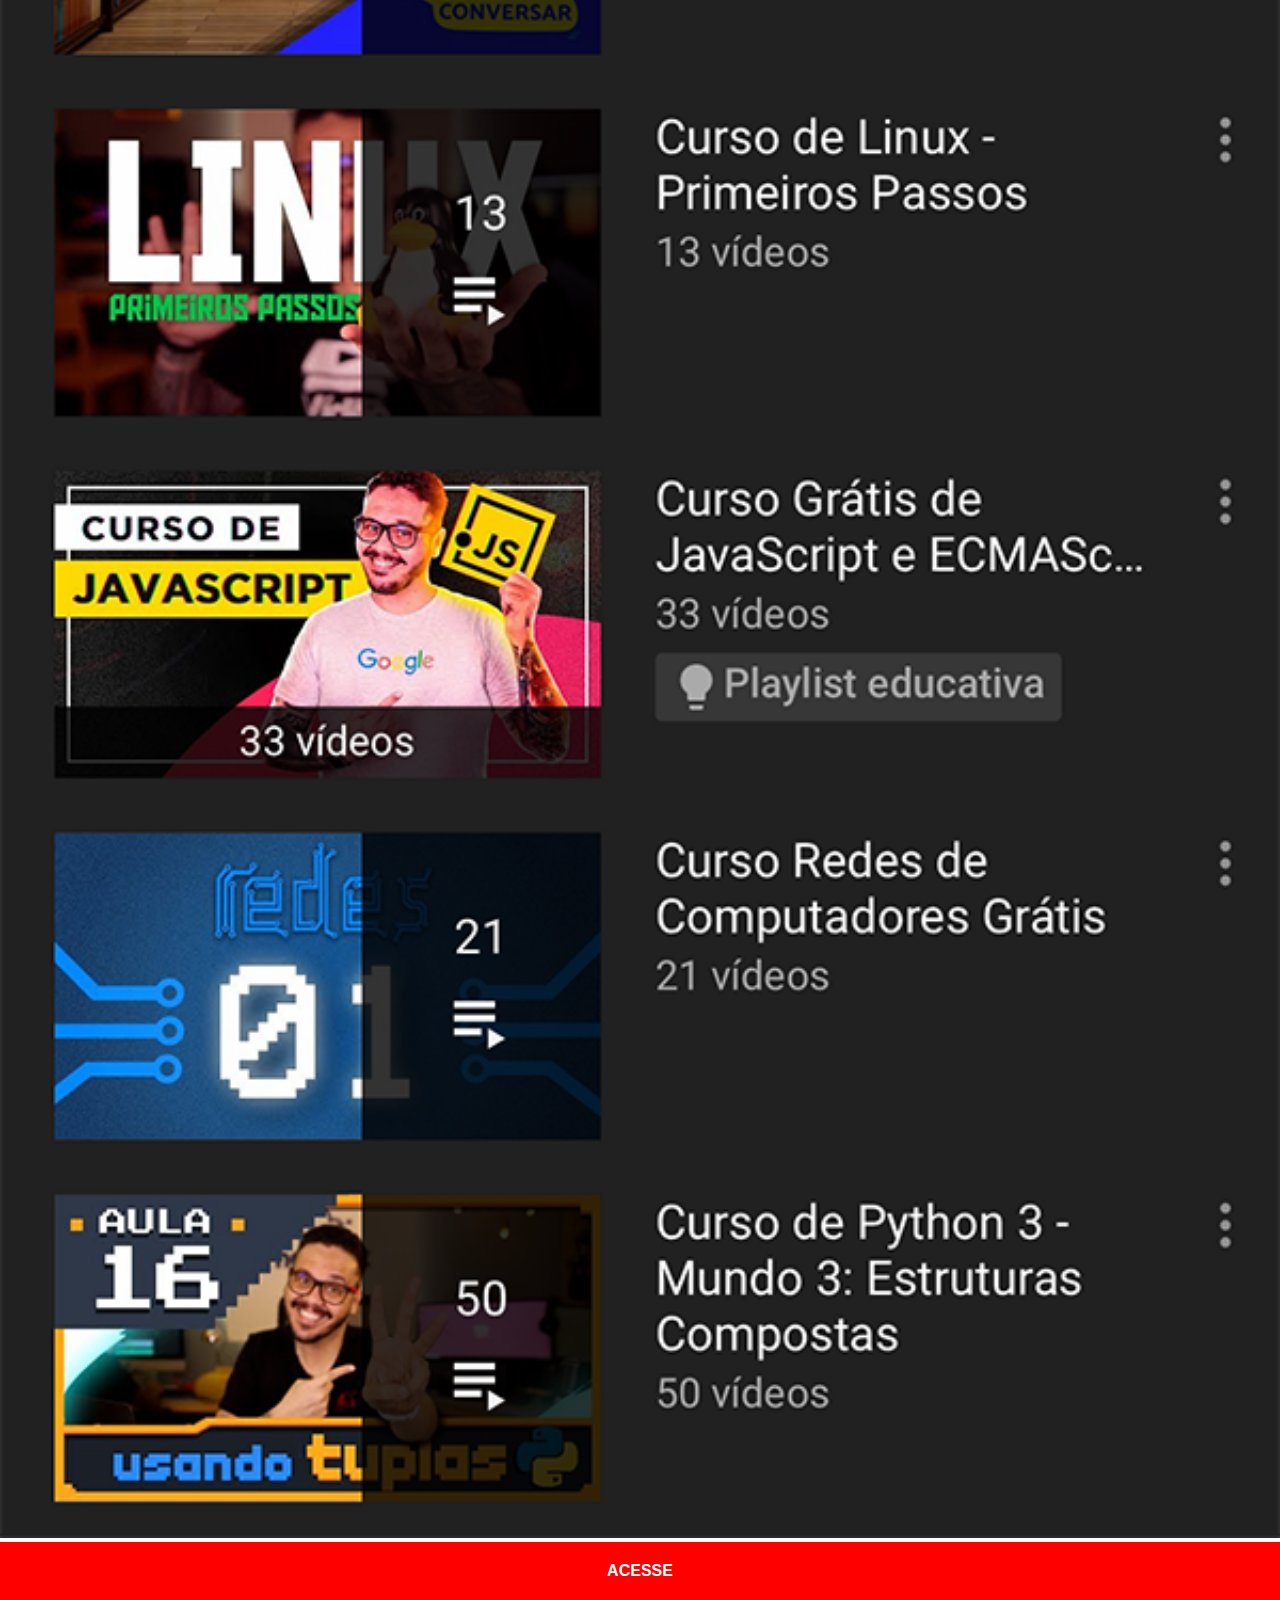
<file: youtube.html>
<!DOCTYPE html>
<html lang="pt-br">

<head>
    <meta charset="UTF-8">
    <meta name="viewport" content="width=device-width, initial-scale=1.0">
    <link rel="stylesheet" href="estilos/social.css">
    <title>YouTube</title>
   
</head>

<body>
    <img src="imagens/tela-youtube.png" alt="youtube">
    <a href="https://www.youtube.com/@CursoemVideo/playlists" target="_blank">ACESSE</a>
</body>

</html>
</file>
<file: estilos/style.css>
@charset "UTF-8";
*{
    margin: 0px;
    padding: 0px;
    font-family: Arial, Helvetica, sans-serif;
}
html,body{
    height: 100vh;
    width: 100vw;
    background-color: black;
}
body{
    background: url(../imagens/fundo-madeira.jpg) no-repeat top center;
    background-size: cover;
    background-attachment: fixed;
}
main{
    height: 100vh;
    position: relative;
    
}
section#telefone{
    position: absolute;
    top: 50%;
    left: 50%;
    transform: translate(-50% ,-50%);
    height: 627px;
    width: 311px;    
    background: url(../imagens/frame-iphone.png) no-repeat;
}
iframe#tela{
    position: relative;
    top: 81px;
    left: 23px;
    width: 266px;
    height: 470px;
}
section#redes-sociais{
    text-align: right;
}
section#redes-sociais img{
    width: 50px;
    height: 50px;
    margin: 10px;
    border-radius: 50%;
    box-shadow: 2px 2px 5px rgba(255, 255, 255, 0.500);
    box-sizing: border-box;
}
section#redes-sociais img:hover{
    border: 3px solid white;
    transform: translate(-3px , -3px);
    box-shadow: 3px 3px 3px rgba(255, 255, 255, 0.999) ;
    transition: transform .3s, border 1s;
}
</file>
<file: estilos/social.css>
@charset "UTF-8";
* {
    margin: 0px;
    padding: 0px;
    font-family: Arial, Helvetica, sans-serif;
}

::-webkit-scrollbar {
    width: 0px;
    height: 0px;
}

img {
    width: 100vw;

}

a {
    display: block;
    font-weight: bolder;
    background-color: red;
    padding: 20px;
    text-align: center;
    color: white;
    text-decoration: none;
}
a:hover{
    background-color: darkred;
}
</file>
